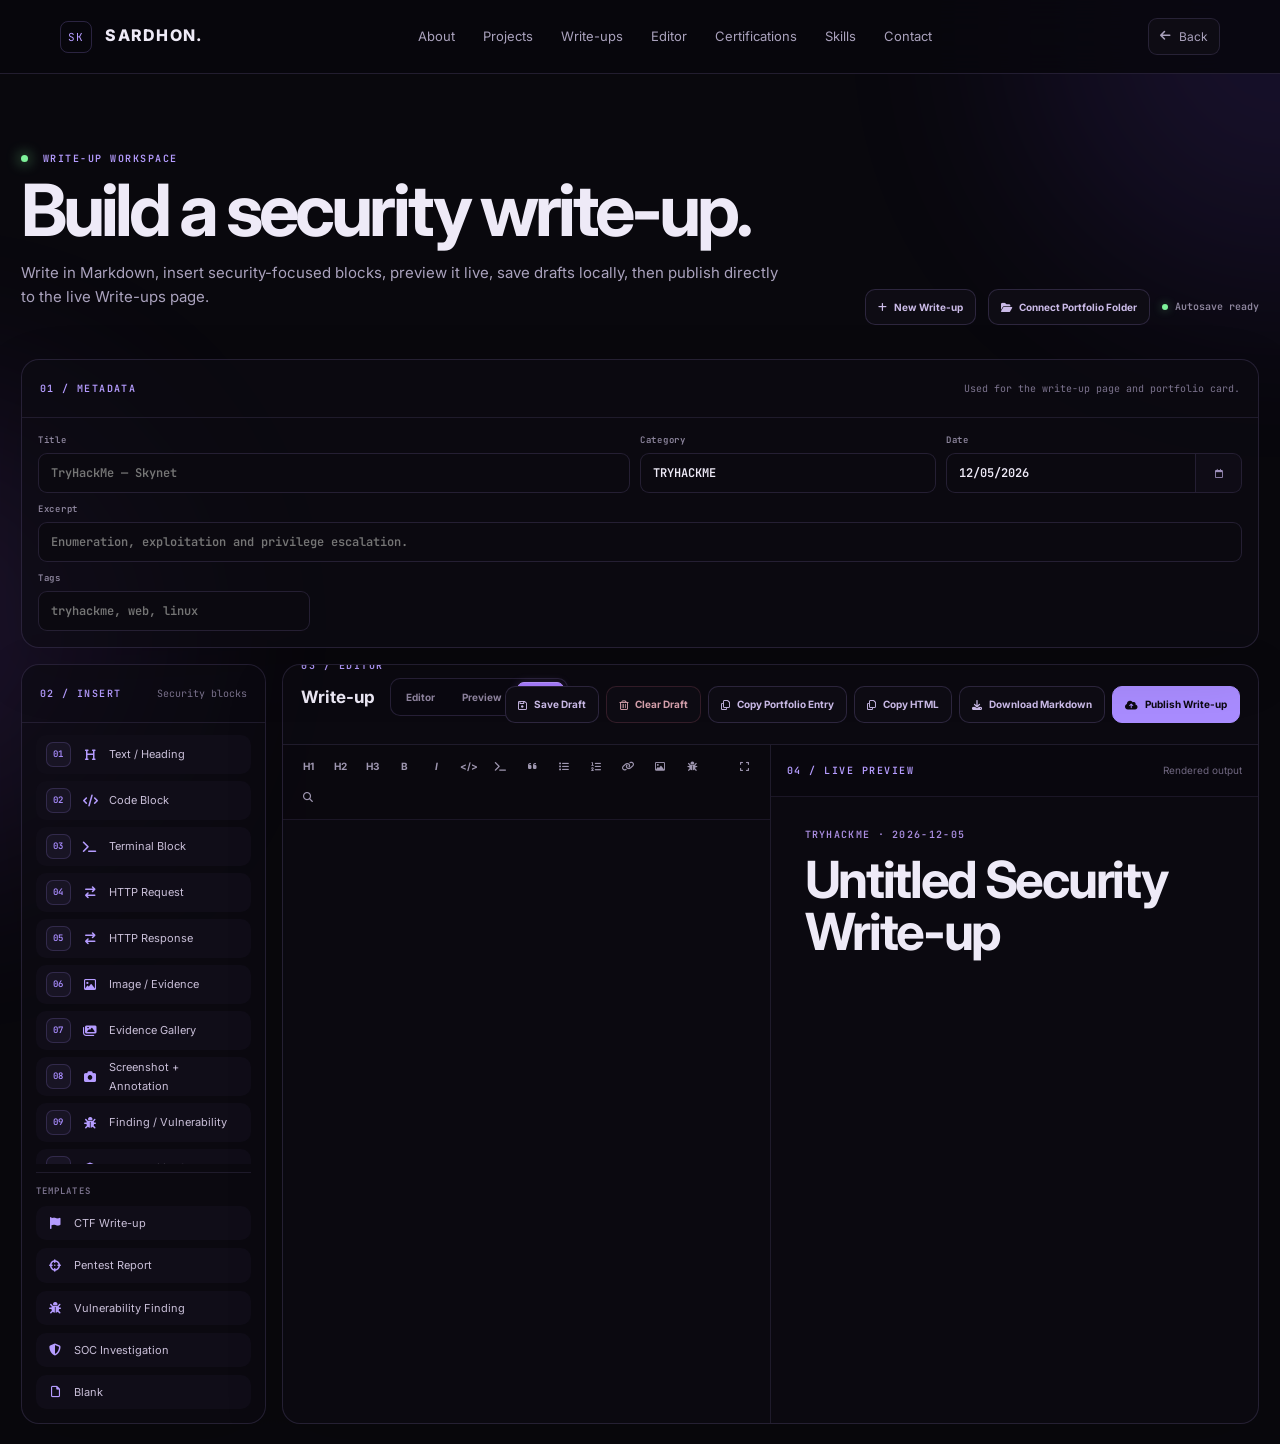
<file: editor.html>
<!DOCTYPE html>
<html lang="en">
<head>
  <meta charset="UTF-8">
  <meta name="viewport" content="width=device-width, initial-scale=1.0">
  <meta name="description" content="Sardhon Kramsa — public cybersecurity write-up editor.">
  <title>Write-up Editor | Sardhon Kramsa</title>
  <link rel="preconnect" href="https://fonts.googleapis.com">
  <link rel="preconnect" href="https://fonts.gstatic.com" crossorigin>
  <link href="https://fonts.googleapis.com/css2?family=Inter:wght@400;500;600;700;800&family=JetBrains+Mono:wght@400;500;600&display=swap" rel="stylesheet">
  <link rel="stylesheet" href="https://cdnjs.cloudflare.com/ajax/libs/font-awesome/6.7.2/css/all.min.css">
  <link rel="stylesheet" href="css/style.css">
  <link rel="stylesheet" href="css/editor.css">
  <link rel="stylesheet" href="css/writeup.css">
</head>
<body>
<div class="interactive-grid" id="interactiveGrid" aria-hidden="true"></div>
<div class="ambient ambient-a"></div><div class="ambient ambient-b"></div>

<header class="navbar">
  <a href="index.html" class="logo" aria-label="Sardhon Kramsa home">
    <span>SK</span> SARDHON<span>.</span>
  </a>
  <nav class="nav-links" id="navLinks" aria-label="Primary navigation">
    <a href="index.html#about">About</a>
    <a href="index.html#projects">Projects</a>
    <a href="writeups.html" class="editor-writeups-nav">Write-ups</a>
    <a href="editor.html" class="active">Editor</a>
    <a href="index.html#certifications">Certifications</a>
    <a href="index.html#skills">Skills</a>
    <a href="index.html#contact">Contact</a>
  </nav>
  <div class="nav-actions">
    <a class="editor-nav-back" href="index.html" title="Back to portfolio" aria-label="Back to portfolio">
      <i class="fa-solid fa-arrow-left"></i><span>Back</span>
    </a>
  </div>
</header>

<main class="editor-shell">
  <input id="screenshotInput" class="asset-input" type="file" accept="image/*" hidden aria-label="Choose screenshot">
  <input id="evidenceInput" class="asset-input" type="file" accept="image/*" hidden aria-label="Choose evidence image">

  <div class="editor-heading">
    <div>
      <p class="eyebrow"><b class="pulse"></b> WRITE-UP WORKSPACE</p>
      <h1>Build a security write-up.</h1>
      <p>Write in Markdown, insert security-focused blocks, preview it live, save drafts locally, then publish directly to the live Write-ups page.</p>
    </div>
    <div class="editor-heading-actions">
      <button id="newWriteupBtn" class="action-btn" type="button" title="Start a new write-up from a template">
        <i class="fa-solid fa-plus"></i><span>New Write-up</span>
      </button>
      <button id="connectFolderBtn" class="action-btn" type="button" title="Optional local folder connection; live publishing uses the secure server">
        <i class="fa-solid fa-folder-open"></i><span>Connect Portfolio Folder</span>
      </button>
      <div class="save-state" id="saveState"><span></span> Autosave ready</div>
    </div>
  </div>

  <section class="meta-panel panel">
    <div class="panel-title"><span>01 / METADATA</span><small>Used for the write-up page and portfolio card.</small></div>
    <div class="meta-grid">
      <label>Title <span class="required-mark" aria-hidden="true"><i class="fa-solid fa-circle-exclamation"></i></span><input id="title" placeholder="TryHackMe — Skynet" maxlength="120" required aria-required="true"></label>
      <label>Category <span class="required-mark" aria-hidden="true"><i class="fa-solid fa-circle-exclamation"></i></span><input id="category" placeholder="TRYHACKME" maxlength="40" required aria-required="true"></label>
      <label class="date-field">Date <span class="required-mark" aria-hidden="true"><i class="fa-solid fa-circle-exclamation"></i></span>
  <input id="date" type="hidden" required aria-required="true">
  <div class="date-control" id="dateControl">
    <input id="dateDisplay" type="text" readonly aria-label="Selected date" placeholder="Select date">
    <button id="datePickerBtn" class="date-picker-btn" type="button" aria-label="Open calendar" aria-expanded="false"><i class="fa-regular fa-calendar"></i></button>
  </div>
  <div id="datePopover" class="calendar-popover" hidden>
    <div class="calendar-head">
      <button id="calendarPrev" type="button" aria-label="Previous month"><i class="fa-solid fa-chevron-left"></i></button>
      <strong id="calendarMonth">September 2026</strong>
      <button id="calendarNext" type="button" aria-label="Next month"><i class="fa-solid fa-chevron-right"></i></button>
    </div>
    <div class="calendar-weekdays"><span>Su</span><span>Mo</span><span>Tu</span><span>We</span><span>Th</span><span>Fr</span><span>Sa</span></div>
    <div id="calendarDays" class="calendar-days"></div>
    <div class="calendar-foot"><button id="calendarClear" type="button">Clear</button><button id="calendarToday" type="button">Today</button></div>
  </div>
</label>
      <label class="wide">Excerpt <span class="required-mark" aria-hidden="true"><i class="fa-solid fa-circle-exclamation"></i></span><input id="excerpt" placeholder="Enumeration, exploitation and privilege escalation." maxlength="220" required aria-required="true"></label>
      <label class="tags-field">Tags <span class="required-mark" aria-hidden="true"><i class="fa-solid fa-circle-exclamation"></i></span><input id="tags" placeholder="tryhackme, web, linux" required aria-required="true"></label>
    </div>
  </section>

  <section class="workspace">
    <aside class="insert-panel panel">
      <div class="panel-title">
        <span>02 / INSERT</span>
        <small>Security blocks</small>
      </div>
      <div id="blockButtons" class="block-list"></div>
      <div class="template-area">
        <small>TEMPLATES</small>
        <button class="tool-button" data-template="ctf"><i class="fa-solid fa-flag"></i> CTF Write-up</button>
        <button class="tool-button" data-template="pentest"><i class="fa-solid fa-crosshairs"></i> Pentest Report</button>
        <button class="tool-button" data-template="finding"><i class="fa-solid fa-bug"></i> Vulnerability Finding</button>
        <button class="tool-button" data-template="soc"><i class="fa-solid fa-shield-halved"></i> SOC Investigation</button>
        <button class="tool-button" data-template="blank"><i class="fa-regular fa-file"></i> Blank</button>
      </div>
    </aside>

    <section class="editor-card panel view-split">
      <div class="section-bar">
        <div class="section-title">
          <span class="eyebrow">03 / EDITOR</span>
          <div class="title-mode-row">
            <strong>Write-up</strong>
            <div class="mode-switch" role="tablist" aria-label="Editor view mode">
              <button class="mode-btn" data-mode="editor" role="tab" aria-selected="false">Editor</button>
              <button class="mode-btn" data-mode="preview" role="tab" aria-selected="false">Preview</button>
              <button class="mode-btn active" data-mode="split" role="tab" aria-selected="true">Split</button>
            </div>
          </div>
        </div>

        <div class="toolbar-actions">
          <button id="saveBtn" class="action-btn" title="Save draft locally"><i class="fa-regular fa-floppy-disk"></i><span>Save Draft</span></button>
          <button id="clearDraftBtn" class="action-btn danger" title="Clear draft and reset metadata"><i class="fa-regular fa-trash-can"></i><span>Clear Draft</span></button>
          <button id="copyEntryBtn" class="action-btn" title="Copy portfolio entry"><i class="fa-regular fa-copy"></i><span>Copy Portfolio Entry</span></button>
          <button id="copyHtmlBtn" class="action-btn" title="Copy generated HTML"><i class="fa-regular fa-copy"></i><span>Copy HTML</span></button>
          <button id="exportMdBtn" class="action-btn" title="Download Markdown"><i class="fa-solid fa-download"></i><span>Download Markdown</span></button>
          <button id="publishBtn" class="action-btn primary" title="Publish write-up"><i class="fa-solid fa-cloud-arrow-up"></i><span>Publish Write-up</span></button>
        </div>
      </div>

      <div class="editor-grid">
        <div class="source-pane">
          <div class="toolbar" role="toolbar" aria-label="Markdown toolbar">
            <button data-action="h1" title="Heading 1">H1</button>
            <button data-action="h2" title="Heading 2">H2</button>
            <button data-action="h3" title="Heading 3">H3</button>
            <button data-action="bold" title="Bold"><b>B</b></button>
            <button data-action="italic" title="Italic"><i>I</i></button>
            <button data-action="code" title="Inline code">&lt;/&gt;</button>
            <button data-action="codeblock" title="Code block"><i class="fa-solid fa-terminal"></i></button>
            <button data-action="quote" title="Quote"><i class="fa-solid fa-quote-left"></i></button>
            <button data-action="ul" title="Bullet list"><i class="fa-solid fa-list"></i></button>
            <button data-action="ol" title="Numbered list"><i class="fa-solid fa-list-ol"></i></button>
            <button data-action="link" title="Link"><i class="fa-solid fa-link"></i></button>
            <button data-action="image" title="Image"><i class="fa-regular fa-image"></i></button>
            <button data-action="finding" title="Finding block"><i class="fa-solid fa-bug"></i></button>
            <span class="toolbar-spacer"></span>
            <button id="editorFullscreenBtn" type="button" title="Fullscreen editor"><i class="fa-solid fa-expand"></i></button>
            <button id="editorFindBtn" type="button" title="Find text"><i class="fa-solid fa-magnifying-glass"></i></button>
          </div>
          <textarea id="source" spellcheck="false" aria-label="Write-up Markdown"></textarea>
          <div class="source-foot">
            <span id="lineCount">0 lines</span>
            <span>Markdown-compatible</span>
          </div>
        </div>

        <div class="preview-pane">
          <div class="preview-head">
            <span class="eyebrow">04 / LIVE PREVIEW</span>
            <span>Rendered output</span>
          </div>
          <article id="preview" class="writeup article-preview"></article>
        </div>
      </div>
    </section>
  </section>

  <div id="templateModal" class="template-modal" hidden role="dialog" aria-modal="true" aria-labelledby="templateModalTitle">
    <div class="template-dialog">
      <div class="template-dialog-head">
        <div>
          <span class="eyebrow">NEW WRITE-UP</span>
          <h2 id="templateModalTitle">Choose a template</h2>
          <p>Start with a professional structure, then customize every block.</p>
        </div>
        <button id="templateModalClose" class="icon-button" type="button" aria-label="Close"><i class="fa-solid fa-xmark"></i></button>
      </div>
      <div class="template-grid">
        <button class="template-card" data-new-template="ctf"><strong>CTF Write-up</strong><span>Recon → Exploit → Flag</span></button>
        <button class="template-card" data-new-template="pentest"><strong>Pentest Report</strong><span>Executive Summary → Findings → Remediation</span></button>
        <button class="template-card" data-new-template="finding"><strong>Vulnerability Finding</strong><span>Finding → Impact → Fix</span></button>
        <button class="template-card" data-new-template="soc"><strong>SOC Investigation</strong><span>Timeline → IOC → Analysis</span></button>
        <button class="template-card" data-new-template="blank"><strong>Blank</strong><span>Start from an empty document</span></button>
      </div>
    </div>
  </div>
  <div id="editorNotice" class="editor-notice" hidden role="dialog" aria-modal="true" aria-labelledby="editorNoticeTitle">
    <div class="notice-card">
      <div class="notice-icon"><i class="fa-solid fa-file-pen"></i></div>
      <div class="notice-copy">
        <strong id="editorNoticeTitle">Write-up is empty</strong>
        <p>Please add some content to the editor before publishing.</p>
      </div>
      <button id="editorNoticeOk" class="notice-ok" type="button">OK</button>
    </div>
  </div>

</main>


<script src="js/editor.js"></script>
<script src="js/script.js"></script>
</body>
</html>
</file>
<file: css/style.css>
/* Interactive square-grid background — aligned to the viewport so the 3x3 hover never drifts. */
:root{
  --bg:#09080d;
  --panel:#0d0c13;
  --panel-2:#111019;
  --purple:#a98cff;
  --purple-bright:#c7b7ff;
  --purple-soft:rgba(169,140,255,.24);
  --line:rgba(137,111,205,.16);
}
body{background:var(--bg);color:#eeeaf7}
.interactive-grid{
  position:fixed;
  inset:0;
  z-index:0;
  pointer-events:none;
  overflow:hidden;
  min-height:100vh;
  display:grid;
  grid-template-columns:repeat(var(--grid-cols, 40), var(--cell-size, 26px));
  grid-auto-rows:var(--cell-size, 28px);
  gap:0;
  justify-content:start;
  align-content:start;
  opacity:1;
}
.grid-cell{
  position:relative;
  width:var(--cell-size,26px);
  height:var(--cell-size,28px);
  border-right:1px solid var(--line);
  border-bottom:1px solid var(--line);
  background:rgba(130,100,210,.012);
  --heat:0;
  transition:background 120ms ease-out,border-color 120ms ease-out,box-shadow 120ms ease-out;
}
.grid-cell[style*="--heat"]{
  background:rgba(169,140,255,calc(var(--heat) * .11));
  border-right-color:rgba(182,155,255,calc(var(--heat) * .62));
  border-bottom-color:rgba(182,155,255,calc(var(--heat) * .62));
  box-shadow:inset 0 0 calc(16px * var(--heat)) rgba(181,151,255,calc(var(--heat) * .16)),0 0 calc(10px * var(--heat)) rgba(142,105,240,calc(var(--heat) * .08));
}
main,footer,.navbar{position:relative;z-index:2}
body:has(.interactive-grid){position:relative;min-height:100vh}
.ambient{z-index:1}
.ambient-a{background:#7d4cff}
.ambient-b{background:#9d65ff}
body.light .interactive-grid{opacity:.5}
body.light .grid-cell{border-color:rgba(92,71,176,.12);background:rgba(92,71,176,.008)}
body.light .grid-cell.near{border-color:rgba(92,71,176,.28);background:rgba(92,71,176,.05)}
body.light .grid-cell.active{border-color:rgba(92,71,176,.55);background:rgba(92,71,176,.11)}
@media(max-width:600px){
  .interactive-grid{grid-template-columns:repeat(var(--grid-cols, 40), var(--cell-size, 24px));grid-auto-rows:var(--cell-size,22px)}
  .grid-cell{width:var(--cell-size,22px);height:var(--cell-size,22px)}
}
*{box-sizing:border-box}html{scroll-behavior:smooth}body{margin:0;background:#09080d;color:#eeeaf7;font-family:Inter,system-ui,sans-serif;line-height:1.65;overflow-x:hidden}body.light{background:#f5f3fb;color:#17131f}a{color:inherit;text-decoration:none}button,input{font:inherit}.blue,.eyebrow,.project label,.project-head>a{color:#b59cff}.ambient{position:fixed;border-radius:50%;filter:blur(110px);opacity:.12;pointer-events:none}.ambient-a{width:500px;height:500px;background:#7d4cff;right:-250px;top:-220px}.ambient-b{width:450px;height:450px;background:#a05cff;left:-300px;bottom:5%}.navbar{height:74px;position:sticky;top:0;z-index:20;display:flex;align-items:center;justify-content:space-between;padding:0 max(20px,calc((100% - 1160px)/2));background:rgba(8,7,13,.82);backdrop-filter:blur(18px);border-bottom:1px solid rgba(154,132,210,.18)}body.light .navbar{background:rgba(245,243,251,.88)}.logo{font-weight:800;letter-spacing:.08em}.logo span:first-child{display:inline-grid;place-items:center;width:32px;height:32px;margin-right:9px;border:1px solid rgba(169,140,255,.22);border-radius:8px;color:#b59cff;font:11px "JetBrains Mono",monospace}.nav-links{display:flex;gap:28px;color:#aaa2bd;font-size:13px}.nav-links a:hover{color:#fff}.nav-actions{display:flex;gap:8px}.icon-btn,.menu-btn{width:37px;height:37px;border:1px solid rgba(154,132,210,.18);background:#0e0c14;color:#eeeaf7;border-radius:9px;cursor:pointer}.menu-btn{display:none}.menu-btn i{display:block;width:17px;height:1px;background:currentColor;margin:4px auto}.section{width:min(1160px,calc(100% - 42px));margin:auto;padding:110px 0}.hero{min-height:calc(100vh - 74px);display:grid;grid-template-columns:1.15fr .85fr;gap:70px;align-items:center}.eyebrow{font:600 10px "JetBrains Mono",monospace;letter-spacing:.15em}.pulse{display:inline-block;width:7px;height:7px;background:#7ef29a;border-radius:50%;box-shadow:0 0 14px #7ef29a;margin-right:7px}.hero h1{font-size:clamp(52px,7vw,86px);line-height:.98;letter-spacing:-.06em;margin:12px 0 24px}.hero h1 span{color:#b59cff}.hero-copy{max-width:680px;color:#aaa2bd;font-size:17px}.buttons{display:flex;gap:10px;flex-wrap:wrap;margin-top:28px}.btn{display:inline-flex;gap:10px;align-items:center;border:1px solid rgba(154,132,210,.18);background:#0e0c14;padding:11px 17px;border-radius:10px;font-size:13px;font-weight:700}.btn.primary{background:#a98cff;color:#0c0912;border-color:#a98cff}.stats{display:flex;gap:34px;margin-top:52px}.stats div{display:grid}.stats strong{font-size:23px}.stats small{font-size:10px;color:#aaa2bd;text-transform:uppercase;letter-spacing:.08em}.terminal{border:1px solid rgba(154,132,210,.18);border-radius:20px;background:rgba(13,12,19,.82);overflow:hidden;box-shadow:0 30px 90px rgba(0,0,0,.3)}.terminal-bar{height:42px;border-bottom:1px solid rgba(154,132,210,.18);display:flex;align-items:center;gap:7px;padding:0 15px}.terminal-bar span{width:8px;height:8px;border-radius:50%;background:#304256}.terminal-bar em{font:11px "JetBrains Mono",monospace;color:#7d748f;font-style:normal;margin-left:8px}.terminal pre{padding:25px;margin:0;min-height:340px;font:12px/1.9 "JetBrains Mono",monospace;color:#aaa2bd}.prompt{color:#b59cff}.ok{color:#7ef29a}.cursor{display:inline-block;width:7px;height:14px;background:#b59cff;animation:blink 1s steps(1) infinite}@keyframes blink{50%{opacity:0}}.section-title{margin-bottom:45px}.section-title h2{font-size:clamp(36px,5vw,58px);line-height:1.05;letter-spacing:-.045em;margin:8px 0 12px}.section-title>p:last-child{color:#aaa2bd}.about-grid{display:grid;grid-template-columns:1fr 360px;gap:70px}.about-copy{max-width:770px;color:#aaa2bd;font-size:16px}.about-copy .lead{font-size:22px;line-height:1.45;color:#eeeaf7}.about-copy strong{color:#eeeaf7}.info-card,.project,.skill,.contact-card{background:rgba(13,12,19,.78);border:1px solid rgba(154,132,210,.18);box-shadow:0 20px 60px rgba(0,0,0,.14)}.info-card{padding:28px;border-radius:18px}.info-card label{font:600 9px "JetBrains Mono",monospace;letter-spacing:.14em;color:#b59cff}.info-card h3{margin:7px 0 2px;font-size:23px}.info-card p{margin:0;color:#aaa2bd}.info-card hr{border:0;border-top:1px solid rgba(154,132,210,.18);margin:22px 0}.chips,.tech{display:flex;flex-wrap:wrap;gap:7px;margin-top:10px}.chips span,.tech span{padding:5px 8px;border:1px solid rgba(154,132,210,.18);border-radius:7px;color:#aaa2bd;font:10px "JetBrains Mono",monospace}.project{display:grid;grid-template-columns:82px 1fr;border-radius:18px;overflow:hidden;margin:14px 0}.project-num{padding:28px;border-right:1px solid rgba(154,132,210,.18);color:#b59cff;font:600 12px "JetBrains Mono",monospace}.project>div:nth-child(2){padding:29px}.project-head{display:flex;justify-content:space-between;gap:20px}.project-head label{font:600 9px "JetBrains Mono",monospace;letter-spacing:.13em}.project-head h3{font-size:25px;margin:6px 0 0}.project-head>a{font-size:12px;white-space:nowrap}.case-grid{display:grid;grid-template-columns:1fr 1fr;gap:1px;background:rgba(154,132,210,.18);border:1px solid rgba(154,132,210,.18);border-radius:13px;overflow:hidden;margin:26px 0 18px}.case-grid>div{padding:17px;background:#0e0c14}.case-grid label{font:600 9px "JetBrains Mono",monospace;letter-spacing:.13em}.case-grid p{margin:6px 0 0;color:#aaa2bd;font-size:13px;line-height:1.6}.case-grid strong{color:#eeeaf7}.achievements{display:flex;align-items:baseline;gap:8px;margin:24px 0 10px}.achievements strong{font-size:28px}.achievements small{font-size:10px;color:#aaa2bd;text-transform:uppercase;letter-spacing:.06em;margin-right:17px}.muted{color:#aaa2bd;font-size:14px}.writeup-tools{display:flex;gap:10px;margin-bottom:18px}.writeup-tools input{flex:1;max-width:520px;padding:12px 14px;background:#0e0c14;color:#eeeaf7;border:1px solid rgba(154,132,210,.18);border-radius:10px;outline:none}.filters{display:flex;gap:7px;flex-wrap:wrap;align-items:center}.filter{border:1px solid rgba(154,132,210,.18);background:#0e0c14;color:#aaa2bd;border-radius:8px;padding:6px 9px;font-size:10px;cursor:pointer}.filter.active{color:#b59cff;border-color:#b59cff}.writeup-grid{display:grid;grid-template-columns:repeat(3,1fr);gap:14px}
.show-more-wrap{display:flex;justify-content:center;margin-top:24px}.show-more-btn{display:inline-flex;align-items:center;gap:9px;border:1px solid rgba(154,132,210,.18);background:#0e0c14;color:#cfc6df;border-radius:10px;padding:10px 15px;font-size:12px;font-weight:700;transition:transform .2s ease,border-color .25s ease,color .25s ease,box-shadow .25s ease}.show-more-btn:hover{transform:translateY(-2px);color:#eeeaf7;border-color:rgba(169,140,255,.55);box-shadow:0 0 16px rgba(169,140,255,.09)}.home-writeup-grid{grid-template-columns:repeat(3,minmax(0,1fr))}
.writeup-card{display:block;border:1px solid rgba(154,132,210,.18);background:#0e0c14;border-radius:16px;padding:23px;transition:.2s}.writeup-card:hover{transform:translateY(-3px);border-color:rgba(169,140,255,.5)}.writeup-card .category{font:600 9px "JetBrains Mono",monospace;color:#b59cff;letter-spacing:.1em}.writeup-card h3{font-size:20px;margin:9px 0}.writeup-card p{color:#aaa2bd;font-size:13px}.writeup-card time{color:#7d748f;font-size:10px}.empty{padding:30px;border:1px dashed rgba(148,176,202,.2);border-radius:14px;color:#aaa2bd}.skills{display:grid;grid-template-columns:1fr 1fr;gap:14px}.skill{padding:26px;border-radius:16px}.skill>b{color:#b59cff;font:11px "JetBrains Mono",monospace}.skill h3{margin:10px 0 7px}.skill p{color:#aaa2bd;font-size:13px}.contact-card{text-align:center;border-radius:22px;padding:65px 30px}.contact-card h2{font-size:clamp(42px,6vw,70px);line-height:1;margin:8px 0 18px;letter-spacing:-.055em}.contact-card>p:not(.eyebrow){color:#aaa2bd;max-width:620px;margin:auto}.contact-card .buttons{justify-content:center}footer{width:min(1160px,calc(100% - 42px));margin:auto;border-top:1px solid rgba(154,132,210,.18);padding:28px 0 40px;display:flex;justify-content:space-between;color:#7d748f;font-size:10px}.reveal{opacity:0;transform:translateY(15px);transition:.65s}.reveal.visible{opacity:1;transform:none}.delay{transition-delay:.12s}@media(max-width:850px){.nav-links{display:none;position:absolute;top:74px;left:0;right:0;padding:20px;background:#09080d;border-bottom:1px solid rgba(154,132,210,.18);flex-direction:column;gap:17px}.nav-links.open{display:flex}.menu-btn{display:block}.hero{grid-template-columns:1fr;padding-top:70px}.about-grid{grid-template-columns:1fr}.writeup-grid,.skills{grid-template-columns:1fr}.project{grid-template-columns:1fr}.project-num{border-right:0;border-bottom:1px solid rgba(154,132,210,.18);padding:15px 24px}.case-grid{grid-template-columns:1fr}.nav-actions{margin-left:auto;margin-right:10px}footer{flex-direction:column;gap:8px}}@media(max-width:600px){.section{width:calc(100% - 30px);padding:78px 0}.hero h1{font-size:49px}.stats{gap:20px;flex-wrap:wrap}.project-head{flex-direction:column}.project>div:nth-child(2){padding:22px}.writeup-tools{flex-direction:column}.writeup-tools input{max-width:none}}


/* Refined purple interaction system: slow, subtle, cool-toned. */
.info-card,.project,.skill,.contact-card,.terminal,.writeup-card,.case-grid,.panel,.publish-note{
  position:relative;
  isolation:isolate;
  transition:transform .58s cubic-bezier(.22,1,.36,1),border-color .58s ease,box-shadow .68s cubic-bezier(.22,1,.36,1);
}
.info-card::after,.project::after,.skill::after,.contact-card::after,.terminal::after,.writeup-card::after,.panel::after,.publish-note::after{
  content:"";
  position:absolute;
  inset:-1px;
  border-radius:inherit;
  pointer-events:none;
  z-index:-1;
  opacity:0;
  border:1px solid rgba(181,153,255,.42);
  box-shadow:0 0 14px rgba(169,140,255,.10),inset 0 0 12px rgba(169,140,255,.035);
  transition:opacity .72s cubic-bezier(.22,1,.36,1);
}
.info-card:hover,.project:hover,.skill:hover,.contact-card:hover,.terminal:hover,.writeup-card:hover,.panel:hover,.publish-note:hover{
  transform:translateY(-4px);
  border-color:rgba(169,140,255,.34);
  box-shadow:0 24px 68px rgba(0,0,0,.22),0 0 24px rgba(169,140,255,.075);
}
.info-card:hover::after,.project:hover::after,.skill:hover::after,.contact-card:hover::after,.terminal:hover::after,.writeup-card:hover::after,.panel:hover::after,.publish-note:hover::after{opacity:1}
.btn,.filter,.icon-btn,.menu-btn,.toolbar button{
  transition:transform .42s cubic-bezier(.22,1,.36,1),color .42s ease,border-color .48s ease,background-color .42s ease,box-shadow .58s cubic-bezier(.22,1,.36,1);
}
/* Cool, crisp purple hover — stronger than before, never warm/orange. */
.btn:hover,.filter:hover,.icon-btn:hover,.menu-btn:hover,.toolbar button:hover{
  transform:translateY(-2px);
  color:#d7ccff;
  border-color:rgba(184,158,255,.68);
  box-shadow:0 0 0 1px rgba(169,140,255,.14),0 0 9px rgba(169,140,255,.24),0 0 20px rgba(169,140,255,.10),inset 0 0 7px rgba(169,140,255,.035);
}
.btn.primary:hover{
  color:#0c0912;
  background:#b59cff;
  border-color:#c7b7ff;
  box-shadow:0 0 0 1px rgba(215,204,255,.22),0 0 9px rgba(198,177,255,.28),0 0 20px rgba(169,140,255,.13);
}
.filter.active{box-shadow:0 0 10px rgba(169,140,255,.08)}
.writeup-card:hover{border-color:rgba(169,140,255,.34)}

/* The preview is intentionally scrollable without a visible browser scrollbar. */
.article-preview{
  scrollbar-width:none;
  -ms-overflow-style:none;
}
.article-preview::-webkit-scrollbar{display:none;width:0;height:0}

/* Cool purple only: remove the old light/day-mode styling. */
body.light{background:var(--bg);color:#eeeaf7}

@media(prefers-reduced-motion:reduce){
  .info-card,.project,.skill,.contact-card,.terminal,.writeup-card,.panel,.publish-note,.btn,.filter,.icon-btn,.menu-btn,.toolbar button{transition-duration:.01ms}
}

/* Centered iPhone-style floating navigation island */
.island-navbar{
  position:fixed;
  inset:0 0 auto 0;
  height:0;
  z-index:50;
  pointer-events:none;
  background:transparent;
  border:0;
  backdrop-filter:none;
}
.nav-island{
  pointer-events:auto;
  position:absolute;
  top:16px;
  left:50%;
  transform:translateX(-50%);
  display:flex;
  align-items:center;
  gap:16px;
  min-height:60px;
  padding:9px 13px 9px 20px;
  border:1px solid rgba(169,140,255,.26);
  border-radius:17px;
  background:rgba(10,9,15,.90);
  box-shadow:0 10px 35px rgba(0,0,0,.28), inset 0 0 18px rgba(169,140,255,.025);
  backdrop-filter:blur(22px) saturate(125%);
}
.island-name{
  font-size:13px;
  font-weight:800;
  letter-spacing:.11em;
  white-space:nowrap;
  color:#eeeaf7;
  padding-right:7px;
}
.island-name span{color:#b59cff}
.island-icons{display:flex;align-items:center;gap:5px}
.island-icons a{
  width:38px;height:38px;
  display:grid;place-items:center;
  border:1px solid transparent;
  border-radius:10px;
  color:#9f97b0;
  font-size:12px;
  transition:transform .42s cubic-bezier(.22,1,.36,1),color .42s ease,border-color .5s ease,box-shadow .6s ease,background .42s ease;
}
.island-icons a:hover,.island-icons a.active{
  transform:translateY(-4px);
  color:#c7b7ff;
  border-color:rgba(169,140,255,.32);
  background:rgba(169,140,255,.055);
  box-shadow:0 0 10px rgba(169,140,255,.16),inset 0 0 8px rgba(169,140,255,.035);
}
.island-icons a.editor-back{margin-left:3px;border-left-color:rgba(169,140,255,.15);border-radius:0 10px 10px 0}
.island-icons a.editor-back:hover{transform:translateY(-4px) translateX(-1px)}

/* Certification cards */
.cert-grid{display:grid;grid-template-columns:repeat(3,1fr);gap:14px}
.cert-card{
  position:relative;
  display:grid;
  grid-template-columns:auto 1fr auto;
  gap:16px;
  align-items:start;
  min-height:190px;
  padding:24px;
  border-radius:18px;
  background:rgba(13,12,19,.78);
  border:1px solid rgba(154,132,210,.18);
  box-shadow:0 20px 60px rgba(0,0,0,.14);
  overflow:hidden;
  isolation:isolate;
  transition:transform .55s cubic-bezier(.22,1,.36,1),border-color .7s ease,box-shadow .7s ease;
}
.cert-card::before{
  content:"";
  position:absolute;
  z-index:1;
  top:-120%;
  left:-38%;
  width:27%;
  height:340%;
  transform:rotate(20deg) translateX(-160%);
  background:linear-gradient(90deg,transparent 0%,rgba(255,255,255,0) 20%,rgba(255,222,115,.56) 48%,rgba(255,255,255,.12) 55%,rgba(255,255,255,0) 78%,transparent 100%);
  filter:blur(.5px);
  opacity:0;
  pointer-events:none;
}
.cert-card::after{
  content:"";
  position:absolute;
  inset:0;
  z-index:0;
  border-radius:inherit;
  box-shadow:inset 0 0 0 1px rgba(246,190,55,0),inset 0 0 28px rgba(169,140,255,0);
  pointer-events:none;
  transition:box-shadow .65s ease;
}
.cert-card > *{position:relative;z-index:2}
.cert-card:hover{
  transform:translateY(-5px);
  border-color:rgba(255,196,42,.98);
  box-shadow:
    0 22px 65px rgba(0,0,0,.24),
    0 0 0 1px rgba(255,196,42,.78),
    0 0 10px rgba(255,196,42,.48),
    0 0 26px rgba(255,196,42,.22),
    inset 0 0 14px rgba(255,196,42,.055);
}
.cert-card:hover::before{
  animation:certReflect 1.25s cubic-bezier(.18,.72,.28,1) 1;
}
.cert-card:hover::after{
  box-shadow:
    inset 0 0 0 1px rgba(255,218,92,.9),
    inset 0 0 20px rgba(255,196,42,.09);
}
@keyframes certReflect{
  0%{transform:rotate(20deg) translateX(-160%);opacity:0}
  12%{opacity:.95}
  55%{opacity:.75}
  100%{transform:rotate(20deg) translateX(520%);opacity:0}
}
.cert-icon{
  width:42px;height:42px;border-radius:12px;display:grid;place-items:center;
  color:#b59cff;border:1px solid rgba(169,140,255,.24);background:rgba(169,140,255,.045);
  transition:transform .48s cubic-bezier(.22,1,.36,1),box-shadow .65s ease,color .4s ease;
}
.cert-card:hover .cert-icon{transform:translateY(-5px);color:#d7ccff;box-shadow:0 0 12px rgba(169,140,255,.16)}
.cert-copy{min-width:0}.cert-status{display:block;color:#b59cff;font:600 9px "JetBrains Mono",monospace;letter-spacing:.12em;margin-bottom:7px}.cert-status.current{color:#a8e6ba}.cert-copy h3{margin:0 0 8px;font-size:20px}.cert-copy p{margin:0;color:#aaa2bd;font-size:12px;line-height:1.65}.cert-link{color:#9f97b0;font-size:12px;transition:.4s}.cert-link:hover{color:#c7b7ff;transform:translateY(-3px)}.cert-live{grid-column:2/-1;align-self:end;color:#7d748f;font:600 9px "JetBrains Mono",monospace;letter-spacing:.1em}.cert-live i{display:inline-block;width:6px;height:6px;border-radius:50%;background:#a8e6ba;box-shadow:0 0 8px rgba(168,230,186,.4);margin-right:5px}

@media(max-width:850px){
  .nav-island{max-width:calc(100% - 22px);padding-left:14px;gap:10px}
  .island-name{font-size:11px;padding-right:4px}
  .island-icons{gap:2px}.island-icons a{width:34px;height:34px;font-size:11px}
  .cert-grid{grid-template-columns:1fr}
}
@media(max-width:520px){
  .nav-island{top:10px;min-height:52px;border-radius:16px}
  .island-name{display:none}
  .island-icons a{width:34px;height:34px}
  .cert-card{grid-template-columns:auto 1fr;}.cert-link{position:absolute;top:22px;right:20px}.cert-live{grid-column:2}
}


/* Global browser/document scrollbar — purple across every portfolio page.
   Scoped to the root document so editor/preview/list scroll areas keep their
   own scroll behavior. */
html{
  scrollbar-color:rgba(169,140,255,.78) transparent;
  scrollbar-width:thin;
}
html::-webkit-scrollbar{
  width:9px;
  height:9px;
}
html::-webkit-scrollbar-track{
  background:transparent;
}
html::-webkit-scrollbar-thumb{
  background:linear-gradient(180deg,#c2a9ff 0%,#8f68e8 100%);
  border-radius:999px;
  border:2px solid transparent;
  background-clip:padding-box;
}
html::-webkit-scrollbar-thumb:hover{
  background:linear-gradient(180deg,#d2c0ff 0%,#a37df5 100%);
  background-clip:padding-box;
}


/* Global page scrollbar — intentionally separate from component/editor scrollbars. */
html{
  scrollbar-color:rgba(169,140,255,.82) transparent;
  scrollbar-width:thin;
}
html::-webkit-scrollbar{width:9px;height:9px}
html::-webkit-scrollbar-track{background:transparent}
html::-webkit-scrollbar-thumb{
  background:linear-gradient(180deg,#c2a9ff 0%,#8f68e8 100%);
  border-radius:999px;
  border:2px solid transparent;
  background-clip:padding-box;
}
html::-webkit-scrollbar-thumb:hover{
  background:linear-gradient(180deg,#d2c0ff 0%,#a37df5 100%);
  background-clip:padding-box;
}


/* ==========================================================================
   UNIVERSITY BRAND + CERTIFICATE PRESENTATION
   ========================================================================== */
.university-brand{
  position:relative;
  width:100%;
  min-height:116px;
  margin:0 0 22px;
  padding:6px 8px;
  display:flex;
  align-items:center;
  justify-content:center;
  overflow:hidden;
  border:0;
  border-radius:0;
  background:transparent;
  box-shadow:none;
}
.university-brand img{
  position:relative;
  z-index:2;
  display:block;
  width:min(100%,380px);
  max-width:380px;
  height:104px;
  object-fit:contain;
  filter:drop-shadow(0 10px 20px rgba(0,0,0,.22));
}
.university-logo-shine{
  position:absolute;
  z-index:3;
  top:50%;
  left:50%;
  width:380px;
  height:151px;
  pointer-events:none;
  transform:translate(-50%, -50%);
  overflow:hidden;
  background:transparent;
  opacity:1;
  -webkit-mask-image:url('../assets/adtu-logo.webp');
  mask-image:url('../assets/adtu-logo.webp');
  -webkit-mask-repeat:no-repeat;
  mask-repeat:no-repeat;
  -webkit-mask-position:center;
  mask-position:center;
  -webkit-mask-size:contain;
  mask-size:contain;
}
.university-logo-shine::before{
  content:"";
  position:absolute;
  inset:-35% -55%;
  background:linear-gradient(105deg,transparent 0%,transparent 42%,rgba(255,255,255,0) 45%,rgba(255,255,255,.9) 50%,rgba(255,215,105,.55) 54%,rgba(255,255,255,0) 59%,transparent 63%,transparent 100%);
  transform:translateX(-75%) skewX(-12deg);
  filter:blur(1px);
  animation:universityLogoReflect 8s linear infinite;
}

@keyframes universityLogoReflect{
  0%{
    transform:translateX(-75%) skewX(-12deg);
    opacity:0;
  }

  3%{
    opacity:1;
  }

  90%{
    transform:translateX(75%) skewX(-12deg);
    opacity:.85;
  }

  92%{
    opacity:0;
  }

  100%{
    transform:translateX(75%) skewX(-12deg);
    opacity:0;
  }
}
/* Real certificate artwork replaces icon-only presentation for completed paths. */
.cert-card{
  grid-template-columns:auto 1fr auto;
}
.cert-image-link{
  grid-column:1 / -1;
  display:block;
  width:100%;
  padding:0;
  border:0;
  border-radius:11px;
  overflow:hidden;
  background:#09080d;
  line-height:0;
}
.cert-preview{
  display:block;
  width:100%;
  height:190px;
  object-fit:cover;
  object-position:center;
  border:1px solid rgba(154,132,210,.13);
  border-radius:11px;
  filter:saturate(.96) contrast(.99);
  transition:transform .5s cubic-bezier(.22,1,.36,1),filter .5s ease;
}
.cert-image-link:hover .cert-preview{
  transform:scale(1.012);
  filter:saturate(1) contrast(1.01);
}
.cert-card:hover{
  border-color:rgba(255,196,42,.58);
  box-shadow:
    0 20px 55px rgba(0,0,0,.22),
    0 0 0 1px rgba(255,196,42,.28),
    0 0 13px rgba(255,196,42,.12),
    inset 0 0 10px rgba(255,196,42,.025);
}
.cert-card:hover::after{
  box-shadow:
    inset 0 0 0 1px rgba(255,218,92,.34),
    inset 0 0 14px rgba(255,196,42,.035);
}
.cert-card .cert-copy{
  align-self:start;
}
.cert-card .cert-link{
  align-self:start;
  padding-top:2px;
}
.cert-current{
  align-content:start;
}
.cert-current .cert-icon{
  grid-column:1;
}
@media(max-width:850px){
  .cert-grid{grid-template-columns:1fr}
  .cert-preview{height:auto;max-height:240px;object-fit:contain}
}
@media(max-width:520px){
  .university-brand{min-height:104px;padding:4px}
  .university-brand img{height:92px;width:min(100%,340px)}
  .university-logo-shine{width:340px;height:92px}
  .cert-preview{height:auto}
}

/* Home page section spacing refinement
   Keeps the existing layout intact while removing excessive vertical gaps
   between consecutive sections. */
.section{
  padding-top:72px;
  padding-bottom:72px;
}
.section-title{
  margin-bottom:34px;
}
#writeups{
  padding-bottom:54px;
}
#certifications{
  padding-top:54px;
}
#skills{
  padding-top:54px;
}
@media(max-width:600px){
  .section{
    padding-top:58px;
    padding-bottom:58px;
  }
  .section-title{
    margin-bottom:30px;
  }
}

/* Standalone admin login control — deliberately outside the navigation island. */
.home-login-btn{
  position:fixed;
  top:14px;
  right:18px;
  z-index:60;
  display:inline-flex;
  align-items:center;
  gap:7px;
  padding:8px 12px;
  border:1px solid rgba(169,140,255,.24);
  border-radius:9px;
  background:rgba(14,12,20,.88);
  color:#c9bfd8;
  font-size:11px;
  font-weight:700;
  backdrop-filter:blur(14px);
  box-shadow:0 8px 24px rgba(0,0,0,.18);
  transition:color .22s ease,border-color .22s ease,box-shadow .22s ease,transform .22s ease;
}
.home-login-btn:hover{
  color:#fff;
  border-color:rgba(169,140,255,.62);
  box-shadow:0 0 18px rgba(169,140,255,.15),0 8px 24px rgba(0,0,0,.22);
  transform:translateY(-1px);
}
.home-login-btn i{color:#b59cff;font-size:10px}
@media(max-width:700px){
  .home-login-btn{top:10px;right:10px;padding:7px 9px}
  .home-login-btn span{display:none}
}
</file>
<file: css/editor.css>
/* =========================================================
   Sardhon Write-up Editor
   Classic portfolio navigation + split/editor/preview workspace
   ========================================================= */

.editor-shell{
  width:min(1450px,calc(100% - 42px));
  margin:0 auto;
  padding:68px 0 90px;
}

.editor-heading{
  display:flex;
  justify-content:space-between;
  align-items:end;
  gap:30px;
  margin-bottom:34px;
}
.editor-heading h1{
  font-size:clamp(42px,6vw,72px);
  line-height:.98;
  letter-spacing:-.055em;
  margin:8px 0 15px;
}
.editor-heading>div:first-child>p:last-child{
  max-width:760px;
  color:#aaa2bd;
  font-size:15px;
}
.editor-heading-actions{
  display:flex;
  align-items:center;
  justify-content:flex-end;
  gap:12px;
  flex-wrap:wrap;
}
#connectFolderBtn.connected{
  color:#b9f0c8;
  border-color:rgba(126,242,154,.38);
  background:#0d1210;
}
#connectFolderBtn.connected:hover{
  border-color:rgba(126,242,154,.62);
  box-shadow:0 0 12px rgba(126,242,154,.12);
}
@media(max-width:700px){
  .editor-heading-actions{width:100%;justify-content:flex-start}
}
.save-state{
  color:#8f879f;
  font:600 10px "JetBrains Mono",monospace;
  white-space:nowrap;
  display:flex;
  align-items:center;
  gap:7px;
}
.save-state span{
  width:6px;height:6px;border-radius:50%;
  background:#7ef29a;
  box-shadow:0 0 10px rgba(126,242,154,.45);
}

.editor-nav-back{
  display:inline-flex;
  align-items:center;
  gap:8px;
  padding:8px 11px;
  border:1px solid rgba(154,132,210,.18);
  background:#0e0c14;
  border-radius:9px;
  color:#aaa2bd;
  font-size:12px;
  transition:transform .42s cubic-bezier(.22,1,.36,1),color .42s ease,border-color .48s ease,box-shadow .58s ease;
}
.editor-nav-back:hover{
  transform:translateY(-2px);
  color:#d7ccff;
  border-color:rgba(184,158,255,.68);
  box-shadow:0 0 0 1px rgba(169,140,255,.14),0 0 9px rgba(169,140,255,.24),0 0 20px rgba(169,140,255,.10);
}

.panel{
  position:relative;
  isolation:isolate;
  background:rgba(13,12,19,.66);
  border:1px solid rgba(154,132,210,.18);
  border-radius:18px;
  box-shadow:0 20px 60px rgba(0,0,0,.14);
  overflow:hidden;
  transition:transform .58s cubic-bezier(.22,1,.36,1),border-color .58s ease,box-shadow .68s cubic-bezier(.22,1,.36,1);
}
.panel::after{
  content:"";
  position:absolute;
  inset:-1px;
  border-radius:inherit;
  pointer-events:none;
  z-index:-1;
  opacity:0;
  border:1px solid rgba(181,153,255,.42);
  box-shadow:0 0 14px rgba(169,140,255,.10),inset 0 0 12px rgba(169,140,255,.035);
  transition:opacity .72s cubic-bezier(.22,1,.36,1);
}
.panel:hover{
  transform:translateY(-3px);
  border-color:rgba(169,140,255,.34);
  box-shadow:0 24px 68px rgba(0,0,0,.22),0 0 24px rgba(169,140,255,.075);
}
.panel:hover::after{opacity:1}

.meta-panel{margin-bottom:16px;overflow:visible;z-index:20}
.meta-panel .panel-title,.meta-panel .meta-grid{position:relative;z-index:1}
.panel-title{
  min-height:58px;
  padding:15px 18px;
  border-bottom:1px solid rgba(154,132,210,.14);
  display:flex;
  align-items:center;
  justify-content:space-between;
  gap:15px;
}
.panel-title>span:first-child{
  color:#b59cff;
  font:600 10px "JetBrains Mono",monospace;
  letter-spacing:.14em;
}
.panel-title small{
  color:#7d748f;
  font:10px "JetBrains Mono",monospace;
}
.meta-grid{
  display:grid;
  grid-template-columns:2fr 1fr 1fr;
  gap:10px;
  padding:16px;
}
.meta-grid label{
  color:#8f879f;
  font:600 9px "JetBrains Mono",monospace;
  letter-spacing:.08em;
}
.meta-grid label{position:relative;}
.required-mark{
  position:absolute;
  top:-2px;
  right:0;
  width:15px;
  height:15px;
  display:none;
  align-items:center;
  justify-content:center;
  color:#ff6f89;
  font-size:10px;
  line-height:1;
  opacity:0;
  transform:translateY(-1px);
  pointer-events:none;
}
.required-mark i{font-size:10px;}
.meta-grid label.invalid .required-mark{display:inline-flex;opacity:1;}
.meta-grid input.invalid{
  border-color:rgba(255,91,117,.78);
  box-shadow:0 0 0 1px rgba(255,91,117,.12),0 0 13px rgba(255,91,117,.10);
}
.meta-grid input.invalid:focus{
  border-color:rgba(255,91,117,.9);
  box-shadow:0 0 0 1px rgba(255,91,117,.16),0 0 15px rgba(255,91,117,.12);
}
.meta-grid label.wide{grid-column:1 / -1}
.meta-grid label.tags-field{grid-column:1 / 2; width:46%;}
.meta-grid input{
  display:block;
  width:100%;
  margin-top:7px;
  padding:11px 12px;
  border:1px solid rgba(154,132,210,.18);
  border-radius:9px;
  outline:0;
  background:#0b0910;
  color:#eeeaf7;
  font-size:12px;
  transition:border-color .35s ease,box-shadow .45s ease;
}
.meta-grid input:focus{
  border-color:rgba(169,140,255,.55);
  box-shadow:0 0 0 1px rgba(169,140,255,.10),0 0 14px rgba(169,140,255,.10);
}

.action-btn.danger{
  color:#d6a1ad;
  border-color:rgba(185,92,113,.22);
}
.action-btn.danger:hover{
  color:#ffd7df;
  border-color:rgba(220,112,137,.55);
  box-shadow:0 0 0 1px rgba(220,112,137,.10),0 0 12px rgba(220,112,137,.16);
}

/* Keep the global interactive grid visible through the editor's translucent surfaces. */
.editor-shell,.workspace,.examples,.actions-panel{position:relative;z-index:2}
.meta-panel,.insert-panel,.editor-card,.examples,.actions-panel{background:rgba(13,12,19,.66)}

.workspace{
  display:grid;
  grid-template-columns:245px minmax(0,1fr);
  gap:16px;
  align-items:start;
}

/*
 * The editor is its own scrolling workspace.
 * This prevents the page/document from taking over when the user is
 * scrolling through a long Markdown write-up.
 */
.insert-panel{
  height:max-content;
  position:sticky;
  top:96px;
  align-self:start;
  max-height:calc(100vh - 112px);
  overflow:hidden;
}
.block-list{
  display:grid;
  gap:7px;
  padding:16px 14px 0;
  max-height:510px;
  overflow-y:auto;
  overflow-x:hidden;
  scrollbar-width:none;
  -ms-overflow-style:none;
  overscroll-behavior:contain;
}
.block-list::-webkit-scrollbar{display:none;width:0;height:0}
.block-button,.tool-button{
  width:100%;
  display:flex;
  align-items:center;
  gap:10px;
  text-align:left;
  border:1px solid transparent;
  background:#100d18;
  color:#c9bfd8;
  border-radius:10px;
  padding:10px 11px;
  font-size:11px;
  cursor:pointer;
  transition:transform .42s cubic-bezier(.22,1,.36,1),color .42s ease,border-color .48s ease,box-shadow .58s ease,background .42s ease;
}
.block-button i,.block-button b,.tool-button i{
  width:18px;
  text-align:center;
  color:#b59cff;
  font-size:12px;
}
.block-button:hover,.tool-button:hover{
  transform:translateY(-2px);
  color:#eee7ff;
  border-color:rgba(184,158,255,.50);
  box-shadow:0 0 0 1px rgba(169,140,255,.10),0 0 12px rgba(169,140,255,.18);
}

.saved-area{border-top:1px solid rgba(154,132,210,.14);margin:14px 14px 0;padding:13px 0 0}.saved-head{display:flex;align-items:center;justify-content:space-between;gap:8px;margin-bottom:8px}.saved-head small{color:#7d748f;font:600 9px "JetBrains Mono",monospace;letter-spacing:.12em}.saved-head button{border:1px solid rgba(169,140,255,.2);background:#100d18;color:#a98cff;border-radius:7px;padding:6px 8px;font-size:9px;cursor:pointer}.saved-head button:hover{border-color:rgba(184,158,255,.55);color:#eee7ff}.saved-block-list{display:grid;gap:6px;max-height:170px;overflow:auto;scrollbar-width:none}.saved-block-list::-webkit-scrollbar{display:none}.saved-block-row{display:grid;grid-template-columns:1fr 30px;gap:5px}.saved-block-row .block-button{min-width:0}.saved-block-row .saved-delete{border:1px solid transparent;background:#100d18;color:#756b87;border-radius:8px;cursor:pointer}.saved-block-row .saved-delete:hover{color:#e46f83;border-color:rgba(228,111,131,.3)}.saved-empty{padding:6px 2px;color:#675e72;font-size:9px}

.template-area{
  border-top:1px solid rgba(154,132,210,.14);
  margin:18px 14px 0;
  padding:16px 0 16px;
  display:grid;
  gap:8px;
}
.template-area>small{
  color:#7d748f;
  font:600 9px "JetBrains Mono",monospace;
  letter-spacing:.12em;
  margin-bottom:1px;
}

.editor-card{min-width:0}
.section-bar{
  min-height:78px;
  padding:13px 16px;
  display:flex;
  align-items:center;
  justify-content:space-between;
  gap:18px;
  border-bottom:1px solid rgba(154,132,210,.14);
}
.section-title{min-width:0}
.section-title>span{display:block}
.title-mode-row{
  display:flex;
  align-items:center;
  gap:15px;
  margin-top:4px;
}
.title-mode-row strong{font-size:17px}
.mode-switch{
  display:inline-flex;
  align-items:center;
  gap:3px;
  padding:3px;
  border:1px solid rgba(154,132,210,.20);
  border-radius:10px;
  background:#0a0810;
}
.mode-btn{
  border:1px solid transparent;
  background:transparent;
  color:#8f849f;
  border-radius:7px;
  padding:6px 11px;
  font-size:10px;
  font-weight:700;
  cursor:pointer;
  transition:color .42s ease,border-color .48s ease,background .42s ease,box-shadow .58s ease,transform .42s ease;
}
.mode-btn:hover{
  transform:translateY(-1px);
  color:#ddd1f3;
  border-color:rgba(184,158,255,.48);
  box-shadow:0 0 10px rgba(167,124,255,.14);
}
.mode-btn.active{
  color:#eee8ff;
  background:#a77cff;
  border-color:#b895ff;
  box-shadow:0 0 10px rgba(167,124,255,.22);
}

.toolbar-actions{
  display:flex;
  gap:7px;
  flex-wrap:wrap;
  justify-content:flex-end;
}
.action-btn{
  display:inline-flex;
  align-items:center;
  gap:7px;
  border:1px solid rgba(154,132,210,.22);
  background:#0e0c14;
  color:#cbbbe8;
  border-radius:10px;
  padding:9px 12px;
  font-size:10px;
  font-weight:700;
  cursor:pointer;
  transition:transform .42s cubic-bezier(.22,1,.36,1),color .42s ease,border-color .48s ease,background .42s ease,box-shadow .58s ease;
}
.action-btn i{font-size:10px}
.action-btn:hover{
  transform:translateY(-2px);
  color:#e6ddff;
  border-color:rgba(184,158,255,.68);
  box-shadow:0 0 0 1px rgba(169,140,255,.13),0 0 9px rgba(169,140,255,.23),0 0 18px rgba(169,140,255,.09);
}
.action-btn.primary{
  color:#0c0912;
  background:#a98cff;
  border-color:#a98cff;
}
.action-btn.primary:hover{
  background:#b59cff;
  border-color:#c7b7ff;
  box-shadow:0 0 0 1px rgba(215,204,255,.20),0 0 10px rgba(198,177,255,.28),0 0 20px rgba(169,140,255,.13);
}
.action-btn.copied{
  color:#b9f0c8;
  border-color:rgba(126,242,154,.42);
  box-shadow:0 0 0 1px rgba(126,242,154,.08),0 0 12px rgba(126,242,154,.12);
}

.editor-grid{
  display:grid;
  grid-template-columns:minmax(350px,1fr) minmax(390px,1fr);
  height:clamp(560px,calc(100vh - 250px),760px);
  min-height:560px;
  overflow:hidden;
}
.source-pane{
  min-width:0;
  min-height:0;
  height:100%;
  display:flex;
  flex-direction:column;
  border-right:1px solid rgba(154,132,210,.14);
  overflow:hidden;
}
.meta-row{
  display:grid;
  grid-template-columns:minmax(0,1fr) 125px 135px;
  gap:8px;
  padding:13px;
  border-bottom:1px solid rgba(154,132,210,.12);
}
.meta-row input{
  min-width:0;
  background:#0b0910;
  border:1px solid rgba(154,132,210,.18);
  color:#d9d0e8;
  border-radius:8px;
  padding:9px;
  font-size:11px;
  outline:0;
}
.meta-row input:focus{
  border-color:rgba(169,140,255,.55);
  box-shadow:0 0 12px rgba(120,81,183,.16);
}

.toolbar{
  display:flex;
  align-items:center;
  gap:2px;
  padding:7px 10px;
  border-bottom:1px solid rgba(154,132,210,.12);
  background:rgba(10,8,14,.65);
  flex-wrap:wrap;
}
.toolbar button{
  width:30px;
  height:29px;
  border:1px solid transparent;
  background:transparent;
  color:#9f97b0;
  border-radius:7px;
  cursor:pointer;
  font-size:10px;
  font-weight:700;
  transition:transform .42s cubic-bezier(.22,1,.36,1),color .42s ease,border-color .48s ease,box-shadow .58s ease;
}
.toolbar button:hover{
  transform:translateY(-2px);
  color:#d7ccff;
  border-color:rgba(184,158,255,.55);
  box-shadow:0 0 0 1px rgba(169,140,255,.10),0 0 9px rgba(169,140,255,.18);
}

#source{
  flex:1 1 auto;
  min-height:0;
  height:100%;
  width:100%;
  resize:none;
  border:0;
  outline:0;
  background:transparent;
  color:#cfc4df;
  padding:18px;
  font:13px/1.75 "JetBrains Mono",monospace;
  tab-size:2;
  overflow:auto;
  overscroll-behavior:contain;
  scrollbar-width:none;
  -ms-overflow-style:none;
}
#source::-webkit-scrollbar{display:none;width:0;height:0}

.source-foot{
  display:flex;
  justify-content:space-between;
  padding:8px 13px;
  border-top:1px solid rgba(154,132,210,.12);
  color:#756b87;
  font:10px "JetBrains Mono",monospace;
}

.preview-pane{
  min-width:0;
  min-height:0;
  height:100%;
  display:flex;
  flex-direction:column;
  overflow:hidden;
}
.preview-head{
  height:47px;
  flex:0 0 47px;
  padding:14px 16px;
  border-bottom:1px solid rgba(154,132,210,.12);
  display:flex;
  justify-content:space-between;
  align-items:center;
  color:#706780;
  font-size:10px;
}
.article-preview{
  flex:1 1 auto;
  min-height:0;
  max-height:none;
  overflow:auto;
  overscroll-behavior:contain;
  scrollbar-width:none;
  -ms-overflow-style:none;
}
.article-preview::-webkit-scrollbar{display:none;width:0;height:0}

.writeup{
  padding:31px 34px 65px;
}
.writeup .eyebrow{
  color:#aa8de0;
  font:600 10px "JetBrains Mono",monospace;
  letter-spacing:.13em;
}
.writeup h1{
  font-size:clamp(38px,4vw,58px);
  line-height:1.02;
  margin:12px 0 25px;
  letter-spacing:-.045em;
}
.writeup h2{font-size:27px;margin:42px 0 10px}
.writeup h3{font-size:19px;margin:28px 0 8px}
.writeup p,.writeup li{color:#aaa2bd;line-height:1.75}
.writeup p{margin:9px 0}
.writeup ul,.writeup ol{padding-left:23px}
.writeup a{color:#b59cff}
.writeup code{
  font-family:"JetBrains Mono",monospace;
  color:#d7ccff;
  background:rgba(169,140,255,.07);
  border:1px solid rgba(169,140,255,.12);
  border-radius:5px;
  padding:2px 5px;
}
.writeup blockquote{
  margin:20px 0;
  padding:13px 16px;
  border-left:3px solid #a98cff;
  background:rgba(169,140,255,.045);
  color:#b7afc7;
}
.writeup hr{
  border:0;
  border-top:1px solid rgba(154,132,210,.18);
  margin:28px 0;
}

.code-card,.terminal-card,.response-card,.finding-card,.callout,.table-card,.attack-card,.mitre-card,.cvss-card,.evidence-card{
  margin:18px 0;
  border:1px solid rgba(154,132,210,.18);
  background:#0a0910;
  border-radius:12px;
  overflow:hidden;
}
.block-top{
  height:40px;
  display:flex;
  align-items:center;
  justify-content:space-between;
  padding:0 10px 0 13px;
  border-bottom:1px solid rgba(154,132,210,.12);
  background:#0e0c15;
  color:#8e82a0;
  font:600 9px "JetBrains Mono",monospace;
  letter-spacing:.10em;
}
.copy-btn{
  display:inline-flex;
  align-items:center;
  gap:6px;
  border:1px solid rgba(169,140,255,.24);
  background:#0e0c14;
  color:#aaa2bd;
  border-radius:7px;
  padding:6px 9px;
  font:600 10px Inter,system-ui,sans-serif;
  cursor:pointer;
  transition:transform .42s cubic-bezier(.22,1,.36,1),color .42s ease,border-color .48s ease,box-shadow .58s ease;
}
.copy-btn:hover{
  transform:translateY(-2px);
  color:#d7ccff;
  border-color:rgba(184,158,255,.68);
  box-shadow:0 0 0 1px rgba(169,140,255,.10),0 0 10px rgba(169,140,255,.20);
}
.copy-btn.copied{
  color:#b9f0c8;
  border-color:rgba(126,242,154,.42);
}
.copy-btn i{font-size:10px}
.code-body,.terminal-body,.response-body{
  display:block;
  margin:0;
  padding:16px;
  min-height:48px;
  max-height:520px;
  overflow:auto;
  scrollbar-width:none;
  -ms-overflow-style:none;
  white-space:pre-wrap;
  overflow-wrap:anywhere;
  color:#cfc2e5;
  font:12px/1.7 "JetBrains Mono",monospace;
}
.code-body::-webkit-scrollbar,.terminal-body::-webkit-scrollbar,.response-body::-webkit-scrollbar{display:none;width:0;height:0}
.terminal-body{background:linear-gradient(90deg,#0c1014,#090b0f)}
.terminal-body:before{
  content:"●  ●  ●";
  display:block;
  color:#735b8f;
  letter-spacing:3px;
  margin-bottom:10px;
}
.finding-card{border-color:rgba(169,140,255,.25);background:rgba(169,140,255,.035)}
.finding-card .severity{
  color:#b59cff;
  font:700 9px "JetBrains Mono",monospace;
  padding:10px 13px;
  border-bottom:1px solid rgba(154,132,210,.12);
  letter-spacing:.08em;
}
.finding-content{padding:14px}
.callout{
  padding:14px 16px;
  border-left:3px solid #a98cff;
  background:linear-gradient(90deg,rgba(155,112,255,.10),rgba(155,112,255,.025));
}
.callout.warning{border-left-color:#d9a441}
.callout.success{border-left-color:#58c98c}
.callout strong{display:block;margin-bottom:5px}
.table-card{overflow:auto;scrollbar-width:none}
.table-card::-webkit-scrollbar{display:none}
.table-card table{width:100%;border-collapse:collapse;font-size:11px}
.table-card th,.table-card td{padding:9px 11px;border-bottom:1px solid rgba(154,132,210,.14);text-align:left}
.table-card th{color:#d8c8f3}
.table-card td{color:#a69bb5}
.attack-card{padding:13px}
.attack-step{
  display:flex;
  align-items:center;
  gap:10px;
  padding:8px;
  border-left:1px solid #5f477f;
  color:#aaa2bd;
}
.attack-step span{
  width:23px;height:23px;border-radius:50%;
  display:grid;place-items:center;
  background:#171123;color:#c9a8ff;
  font:10px "JetBrains Mono",monospace;
}
.mitre-card{padding:14px}
.mitre-tags{display:flex;flex-wrap:wrap;gap:7px;margin-top:10px}
.mitre-tags span{
  border:1px solid #563b7e;
  background:#171023;
  color:#bd9bff;
  padding:5px 7px;
  border-radius:6px;
  font:10px "JetBrains Mono",monospace;
}
.cvss-card{padding:15px;display:flex;align-items:center;gap:18px}
.cvss-score{font-size:34px;font-weight:800;color:#d8b8ff}
.cvss-label{color:#a99eb9;font-size:11px}
.cvss-badge{
  margin-left:auto;
  background:#a98cff;
  color:#140e04;
  padding:6px 9px;
  border-radius:6px;
  font:700 10px "JetBrains Mono",monospace;
}
.evidence-card img{
  width:100%;
  display:block;
  max-height:250px;
  object-fit:cover;
}
.evidence-card figcaption{
  padding:9px;
  color:#91879f;
  font-size:10px;
}

.editor-card.view-editor .preview-pane{display:none}
.editor-card.view-editor .editor-grid{grid-template-columns:1fr}
.editor-card.view-editor .source-pane{border-right:0}
.editor-card.view-editor #source{min-height:650px}
.editor-card.view-preview .source-pane{display:none}
.editor-card.view-preview .editor-grid{grid-template-columns:1fr}
.editor-card.view-preview .article-preview{max-height:700px}
.editor-card.view-split .source-pane{display:flex}
.editor-card.view-split .preview-pane{display:flex}

.examples{
  margin-top:16px;
}
.examples .examples-head{
  display:flex;
  align-items:end;
  justify-content:space-between;
  gap:20px;
  padding:16px 18px;
  border-bottom:1px solid rgba(154,132,210,.14);
}
.examples-head h2{margin:6px 0 0;font-size:20px}
.examples-head>span:last-child{color:#756b87;font-size:11px}
.example-grid{
  display:grid;
  grid-template-columns:repeat(4,1fr);
  gap:10px;
  padding:15px;
}
.example{
  border:1px solid rgba(154,132,210,.16);
  background:rgba(11,9,16,.80);
  border-radius:12px;
  padding:13px;
  min-height:130px;
  transition:transform .45s cubic-bezier(.22,1,.36,1),border-color .5s ease,box-shadow .55s ease;
}
.example:hover{
  transform:translateY(-3px);
  border-color:rgba(169,140,255,.38);
  box-shadow:0 12px 28px rgba(106,68,173,.12);
}
.example label{
  color:#a783e1;
  font:600 9px "JetBrains Mono",monospace;
}
.example h3{font-size:13px;margin:7px 0}
.example p{font-size:10px;color:#91879f;line-height:1.5}

.actions-panel{margin-top:16px}
.editor-message{
  min-height:0;
  padding:0 18px;
  color:#a8e6ba;
  font:600 10px "JetBrains Mono",monospace;
}
.publish-note{
  margin:16px;
  padding:16px 18px;
  border:1px dashed rgba(154,132,210,.22);
  border-radius:13px;
  display:flex;
  gap:12px;
  flex-direction:column;
  color:#9d95ab;
  font-size:11px;
}
.publish-note strong{color:#e2dcef;font-size:12px}
.publish-note code{
  color:#b59cff;
  font-family:"JetBrains Mono",monospace;
}

@media(max-width:1100px){
  .meta-grid{grid-template-columns:1fr 1fr}
  .meta-grid label.wide{grid-column:1 / -1}
.meta-grid label.tags-field{grid-column:1 / 2; width:46%;}
  .toolbar-actions{max-width:650px}
  .workspace{grid-template-columns:220px minmax(0,1fr)}
  .editor-grid{grid-template-columns:minmax(300px,1fr) minmax(320px,1fr)}
  .example-grid{grid-template-columns:repeat(2,1fr)}
}
@media(max-width:900px){
  .editor-heading{align-items:flex-start;flex-direction:column}
  .workspace{grid-template-columns:1fr}
  .insert-panel{order:2}
  .editor-card{order:1}
  .editor-grid{grid-template-columns:1fr}
  .editor-card.view-split .source-pane{border-right:0;border-bottom:1px solid rgba(154,132,210,.14)}
  .editor-card.view-split .preview-pane{min-height:650px}
  .toolbar-actions{width:100%;max-width:none;justify-content:flex-start}
}
@media(max-width:700px){
  .editor-shell{width:calc(100% - 30px);padding-top:48px}
  .meta-grid{grid-template-columns:1fr}
  .meta-grid label.wide{grid-column:auto}
  .section-bar{align-items:flex-start;flex-direction:column}
  .title-mode-row{width:100%;justify-content:space-between}
  .toolbar-actions{width:100%}
  .action-btn{flex:1;justify-content:center}
  .meta-row{grid-template-columns:1fr}
  .editor-grid{min-height:0}
  .source-pane{min-height:600px}
  .preview-pane{min-height:650px}
  .writeup{padding:25px 20px 55px}
  .writeup h1{font-size:36px}
  .example-grid{grid-template-columns:1fr}
}
@media(max-width:520px){
  .title-mode-row{align-items:flex-start;flex-direction:column}
  .toolbar-actions{display:grid;grid-template-columns:1fr 1fr}
  .action-btn{width:100%}
  .action-btn.primary{grid-column:1/-1}
}

.meta-grid .tags-field input{max-width:none; min-width:0;}

@media(max-width:850px){
  .meta-grid label.tags-field{grid-column:1 / -1; width:100%}
  .meta-grid .tags-field input{max-width:100%; min-width:0}
}

/* Theme-matched custom calendar */
.date-field{z-index:40}
.date-control{display:flex;align-items:stretch;width:100%;margin-top:7px;border:1px solid rgba(154,132,210,.18);border-radius:9px;background:#0b0910;overflow:hidden;transition:border-color .35s ease,box-shadow .45s ease}
.date-control:focus-within{border-color:rgba(169,140,255,.55);box-shadow:0 0 0 1px rgba(169,140,255,.10),0 0 14px rgba(169,140,255,.10)}
.date-control.invalid{border-color:rgba(255,91,117,.78);box-shadow:0 0 0 1px rgba(255,91,117,.12),0 0 13px rgba(255,91,117,.10)}
.date-control input{margin-top:0!important;border:0!important;border-radius:0!important;box-shadow:none!important;background:transparent!important;flex:1;min-width:0}
.date-picker-btn{width:46px;border:0;border-left:1px solid rgba(154,132,210,.15);background:rgba(169,140,255,.025);color:#9f91bd;display:grid;place-items:center;cursor:pointer;transition:color .25s ease,background .25s ease,box-shadow .3s ease}
.date-picker-btn:hover{color:#d5c9ff;background:rgba(169,140,255,.08);box-shadow:inset 0 0 18px rgba(169,140,255,.06)}
.date-picker-btn:focus-visible{outline:1px solid rgba(169,140,255,.6);outline-offset:-2px}
.calendar-popover{position:fixed;left:0;top:0;width:min(360px,calc(100vw - 24px));max-height:min(430px,calc(100vh - 24px));overflow:auto;overscroll-behavior:contain;padding:14px;background:rgba(12,10,18,.985);border:1px solid rgba(169,140,255,.38);border-radius:14px;box-shadow:0 18px 55px rgba(0,0,0,.60),0 0 25px rgba(169,140,255,.12);backdrop-filter:blur(18px);z-index:1000}
.calendar-popover::-webkit-scrollbar{width:0;height:0}
.calendar-popover{scrollbar-width:none}
.calendar-popover[hidden]{display:none}
.calendar-head{display:grid;grid-template-columns:36px 1fr 36px;align-items:center;gap:8px;margin-bottom:12px}
.calendar-head strong{color:#eeeaf7;text-align:center;font:700 12px Inter,sans-serif}
.calendar-head button,.calendar-foot button{border:1px solid rgba(154,132,210,.18);background:#0e0c14;color:#a99dbb;border-radius:8px;min-height:32px;cursor:pointer;transition:.25s ease}
.calendar-head button:hover,.calendar-foot button:hover{color:#d8ccff;border-color:rgba(169,140,255,.45);box-shadow:0 0 12px rgba(169,140,255,.12)}
.calendar-weekdays,.calendar-days{display:grid;grid-template-columns:repeat(7,1fr);gap:4px}
.calendar-weekdays{margin-bottom:5px}
.calendar-weekdays span{text-align:center;color:#71697f;font:600 9px "JetBrains Mono",monospace;padding:5px 0}
.calendar-day{height:36px;border:1px solid transparent;border-radius:8px;background:transparent;color:#c8c0d4;font:500 11px Inter,sans-serif;cursor:pointer;transition:background .2s ease,border-color .2s ease,color .2s ease,box-shadow .25s ease}
.calendar-day:hover{background:rgba(169,140,255,.10);border-color:rgba(169,140,255,.28);color:#fff;box-shadow:0 0 12px rgba(169,140,255,.10)}
.calendar-day.muted{color:#514b5a}
.calendar-day.today{border-color:rgba(169,140,255,.35);color:#cbbdff}
.calendar-day.selected{background:#a98cff;color:#100d18;border-color:#bda9ff;box-shadow:0 0 16px rgba(169,140,255,.25);font-weight:800}
.calendar-foot{display:flex;justify-content:space-between;gap:8px;margin-top:12px;padding-top:10px;border-top:1px solid rgba(154,132,210,.12)}
.calendar-foot button{padding:0 13px;color:#a98cff;font:600 10px "JetBrains Mono",monospace}

/* Quiet, theme-matched publish warning instead of browser alerts. */
.editor-notice{position:fixed;inset:0;display:grid;place-items:center;padding:24px;background:rgba(4,3,8,.58);backdrop-filter:blur(8px);z-index:500}
.editor-notice[hidden]{display:none}
.notice-card{width:min(430px,100%);display:grid;grid-template-columns:42px 1fr auto;align-items:center;gap:14px;padding:18px;border:1px solid rgba(255,91,117,.35);border-radius:15px;background:rgba(14,12,20,.98);box-shadow:0 24px 70px rgba(0,0,0,.58),0 0 25px rgba(255,91,117,.08)}
.notice-icon{width:38px;height:38px;display:grid;place-items:center;border-radius:10px;color:#ff8195;background:rgba(255,91,117,.08);border:1px solid rgba(255,91,117,.22)}
.notice-copy strong{display:block;color:#eeeaf7;font-size:13px}
.notice-copy p{margin:4px 0 0;color:#91879f;font-size:11px;line-height:1.5}
.notice-ok{min-width:58px;padding:9px 13px;border:1px solid rgba(169,140,255,.32);border-radius:8px;background:#a98cff;color:#100d18;font:700 10px Inter,sans-serif;cursor:pointer;box-shadow:0 0 14px rgba(169,140,255,.12);transition:.25s ease}
.notice-ok:hover{box-shadow:0 0 20px rgba(169,140,255,.22);transform:translateY(-1px)}

@media(max-width:520px){
  .calendar-popover{width:100%}
  .notice-card{grid-template-columns:38px 1fr;}
  .notice-ok{grid-column:1/-1;justify-self:end}
}

/* Calendar is portaled to <body> and positioned from the date button at runtime. */
.meta-panel .date-field{overflow:visible}
.meta-panel .date-control{position:relative;z-index:41}
.calendar-popover{z-index:10000}
.asset-input{display:none!important}

/* Centered publish notification */
.editor-notice{z-index:5000}
.notice-card{grid-template-columns:42px minmax(0,1fr) auto}
.notice-ok:focus-visible{outline:2px solid rgba(216,204,255,.8);outline-offset:2px}
@media(max-width:520px){.calendar-popover{width:min(340px,calc(100vw - 24px))}}

/* Publishing state: retain the original primary theme while showing an
   in-button spinner and the word "Publishing". */
#publishBtn.publishing{
  cursor:wait;
}
#publishBtn.publishing:disabled{
  opacity:1;
  filter:none;
}
#publishBtn.publishing i{
  width:1em;
  text-align:center;
}

/* On narrow screens the two panes stack, but each pane still owns its
   scrolling instead of forcing the document to scroll with the editor. */
@media (max-width:900px){
  .workspace{
    grid-template-columns:1fr;
  }
  .insert-panel{
    position:relative;
    top:auto;
    max-height:none;
  }
  .editor-grid{
    grid-template-columns:1fr;
    height:auto;
    min-height:0;
  }
  .source-pane,
  .preview-pane{
    height:560px;
    min-height:560px;
  }
}


/* ==========================================================================
   FINAL EDITOR PAGE-SCROLL BEHAVIOR
   The browser/page scrollbar owns the editor page. The editor and live preview
   are not viewport-height nested scroll containers.
   ========================================================================== */

/* Let the editor workspace contribute its full height to the document. */
.editor-grid{
  height:auto !important;
  min-height:720px !important;
  overflow:visible !important;
}

/* Keep the Markdown textarea usable while allowing the page itself to continue
   below the editor. The textarea is the only intentional text-entry scroller. */
.source-pane{
  height:720px !important;
  min-height:720px !important;
  overflow:hidden !important;
}

#source{
  height:auto !important;
  min-height:0 !important;
  flex:1 1 auto !important;
  overflow:auto !important;
  overscroll-behavior:contain;
}

/* Preview grows with its rendered write-up instead of creating a second
   viewport-height scrollbar. */
.preview-pane{
  height:auto !important;
  min-height:720px !important;
  overflow:visible !important;
  align-self:stretch;
}

.article-preview{
  height:auto !important;
  min-height:0 !important;
  max-height:none !important;
  overflow:visible !important;
  overscroll-behavior:auto !important;
}

/* The insert panel remains available while the long editor/preview is read.
   Its complete block catalogue is page content rather than a 510px trap. */
.insert-panel{
  position:sticky !important;
  top:96px !important;
  max-height:none !important;
  overflow:visible !important;
}

.block-list{
  max-height:none !important;
  overflow:visible !important;
  overscroll-behavior:auto !important;
}

/* Numbered insert controls. */
.block-button{
  position:relative;
  justify-content:flex-start;
}
.block-button .block-number{
  flex:0 0 25px;
  width:25px;
  height:25px;
  display:inline-flex;
  align-items:center;
  justify-content:center;
  border:1px solid rgba(169,140,255,.18);
  border-radius:7px;
  background:rgba(169,140,255,.055);
  color:#a98cff;
  font:600 9px/1 "JetBrains Mono",monospace;
  letter-spacing:.04em;
}
.block-button .block-label{
  min-width:0;
}

/* The page/document scrollbar is the purple one globally. */
html{
  scrollbar-color:rgba(169,140,255,.78) transparent;
  scrollbar-width:thin;
}
html::-webkit-scrollbar{
  width:9px;
  height:9px;
}
html::-webkit-scrollbar-track{
  background:transparent;
}
html::-webkit-scrollbar-thumb{
  background:linear-gradient(180deg,#c2a9ff 0%,#8f68e8 100%);
  border-radius:999px;
  border:2px solid transparent;
  background-clip:padding-box;
}
html::-webkit-scrollbar-thumb:hover{
  background:linear-gradient(180deg,#d2c0ff 0%,#a37df5 100%);
  background-clip:padding-box;
}

@media(max-width:900px){
  .editor-grid{
    min-height:0 !important;
    height:auto !important;
  }
  .source-pane{
    height:680px !important;
    min-height:680px !important;
  }
  .preview-pane{
    min-height:0 !important;
    height:auto !important;
  }
  .article-preview{
    height:auto !important;
    overflow:visible !important;
  }
  .insert-panel{
    position:relative !important;
    top:auto !important;
    max-height:none !important;
  }
  .block-list{
    max-height:none !important;
  }
}

@media(max-width:520px){
  .source-pane{
    height:650px !important;
    min-height:650px !important;
  }
}


/* ==========================================================================
   EDITOR UX: ONE DOCUMENT SCROLL + REVEALABLE BLOCK CATALOGUE
   ========================================================================== */
html, body{
  min-height:100%;
  overflow-x:hidden;
}
body{
  overflow-y:auto !important;
}
.editor-shell{
  overflow:visible !important;
}
.workspace{
  align-items:start !important;
  overflow:visible !important;
}
.insert-panel{
  position:sticky !important;
  top:88px !important;
  max-height:calc(100vh - 104px) !important;
  overflow-y:auto !important;
  overflow-x:hidden !important;
  scrollbar-width:thin;
  scrollbar-color:rgba(169,140,255,.58) transparent;
}
.insert-panel::-webkit-scrollbar{width:7px}
.insert-panel::-webkit-scrollbar-track{background:transparent}
.insert-panel::-webkit-scrollbar-thumb{background:rgba(169,140,255,.58);border-radius:99px}

/* The textarea grows with its content, so focusing it never traps the mouse
   wheel inside a fixed-height editor viewport. */
.editor-grid{
  align-items:start !important;
  height:auto !important;
  min-height:0 !important;
  overflow:visible !important;
}
.source-pane{
  height:auto !important;
  min-height:0 !important;
  overflow:visible !important;
  display:flex;
  flex-direction:column;
}
#source{
  display:block !important;
  width:100% !important;
  height:520px !important;
  min-height:520px !important;
  max-height:none !important;
  overflow:hidden !important;
  resize:none !important;
  overscroll-behavior:auto !important;
  flex:none !important;
}
.preview-pane{
  height:auto !important;
  min-height:520px !important;
  max-height:none !important;
  overflow:visible !important;
}
.article-preview{
  height:auto !important;
  max-height:none !important;
  overflow:visible !important;
}
@media(max-width:900px){
  .insert-panel{
    position:relative !important;
    top:auto !important;
    max-height:420px !important;
  }
  .source-pane,#source{
    height:auto !important;
  }
  #source{min-height:420px !important}
}

/* Inserted-block hover controls */
.inserted-block{
  position:relative;
  margin:18px 0;
}
.inserted-block-toolbar{
  position:absolute;
  top:-13px;
  right:10px;
  z-index:8;
  display:flex;
  align-items:center;
  gap:7px;
  padding:4px 5px 4px 9px;
  border:1px solid rgba(169,140,255,.25);
  border-radius:10px;
  background:rgba(13,10,21,.96);
  box-shadow:0 10px 28px rgba(0,0,0,.30);
  opacity:0;
  transform:translateY(4px);
  pointer-events:none;
  transition:opacity .18s ease,transform .18s ease;
}
.inserted-block:hover .inserted-block-toolbar,
.inserted-block:focus-within .inserted-block-toolbar{
  opacity:1;
  transform:translateY(0);
  pointer-events:auto;
}
.inserted-block-toolbar > span{
  color:#9e8bb9;
  font:600 8px/1 "JetBrains Mono",monospace;
  letter-spacing:.08em;
}
.inserted-block-toolbar > div{
  display:flex;
  gap:3px;
}
.inserted-block-toolbar button{
  width:25px;
  height:25px;
  border:0;
  border-radius:6px;
  color:#c8b8ff;
  background:rgba(169,140,255,.07);
  cursor:pointer;
  font:700 13px/1 Inter,sans-serif;
}
.inserted-block-toolbar button:hover{
  background:rgba(169,140,255,.20);
  color:#fff;
}
.inserted-block-toolbar button[data-block-action="delete"]:hover{
  background:rgba(255,91,117,.18);
  color:#ff9aac;
}

/* Template chooser */
.template-modal{
  position:fixed;
  inset:0;
  z-index:6000;
  display:grid;
  place-items:center;
  padding:24px;
  background:rgba(4,3,8,.72);
  backdrop-filter:blur(12px);
}
.template-modal[hidden]{display:none}
.template-dialog{
  width:min(760px,100%);
  border:1px solid rgba(169,140,255,.24);
  border-radius:20px;
  background:linear-gradient(180deg,rgba(18,15,28,.99),rgba(10,8,16,.99));
  box-shadow:0 30px 100px rgba(0,0,0,.60);
  padding:24px;
}
.template-dialog-head{
  display:flex;
  justify-content:space-between;
  gap:20px;
  align-items:flex-start;
  margin-bottom:20px;
}
.template-dialog-head h2{
  margin:7px 0 4px;
  color:#f0ecf8;
  font-size:25px;
}
.template-dialog-head p{
  margin:0;
  color:#91879f;
  font-size:12px;
}
.template-grid{
  display:grid;
  grid-template-columns:repeat(2,minmax(0,1fr));
  gap:12px;
}
.template-card{
  min-height:100px;
  padding:18px;
  text-align:left;
  border:1px solid rgba(154,132,210,.16);
  border-radius:13px;
  background:rgba(169,140,255,.035);
  color:#e8e2f3;
  cursor:pointer;
  transition:.2s ease;
}
.template-card:hover{
  border-color:rgba(169,140,255,.55);
  background:rgba(169,140,255,.09);
  transform:translateY(-2px);
}
.template-card strong{display:block;font-size:14px;margin-bottom:7px}
.template-card span{display:block;color:#91879f;font:500 10px/1.5 "JetBrains Mono",monospace}
.icon-button{
  width:34px;height:34px;border:1px solid rgba(169,140,255,.18);
  border-radius:9px;background:rgba(169,140,255,.05);color:#cbbdff;cursor:pointer;
}
@media(max-width:600px){.template-grid{grid-template-columns:1fr}.template-dialog{padding:18px}}

.toolbar-spacer{flex:1}
.editor-fullscreen{
  position:fixed !important;
  z-index:4000;
  inset:18px;
  margin:0 !important;
  width:auto !important;
  height:calc(100vh - 36px) !important;
  max-height:none !important;
  background:#0b0910 !important;
  box-shadow:0 30px 100px rgba(0,0,0,.65);
}
.editor-fullscreen .editor-grid{height:calc(100vh - 150px) !important;overflow:hidden !important}
.editor-fullscreen .source-pane,
.editor-fullscreen .preview-pane{min-height:0 !important;height:100% !important;overflow:hidden !important}
.editor-fullscreen #source{height:100% !important;min-height:0 !important;overflow:auto !important}
.editor-fullscreen .article-preview{height:100% !important;overflow:auto !important}

/* ==========================================================================
   FINAL SPLIT EDITOR SCROLL FIX
   The split workspace is a bounded two-pane workspace:
   - Markdown textarea scrolls vertically when focused.
   - Live preview scrolls vertically inside its own border.
   - Neither pane can paint outside the editor card.
   ========================================================================== */

.editor-card{
  min-width:0;
  overflow:hidden !important;
}

.editor-grid{
  height:680px !important;
  min-height:520px !important;
  max-height:680px !important;
  overflow:hidden !important;
  min-width:0 !important;
  align-items:stretch !important;
}

.source-pane{
  min-width:0 !important;
  min-height:0 !important;
  height:100% !important;
  overflow:hidden !important;
  display:flex !important;
  flex-direction:column !important;
}

#source{
  flex:1 1 auto !important;
  min-width:0 !important;
  min-height:0 !important;
  width:100% !important;
  height:auto !important;
  max-height:none !important;
  overflow-y:auto !important;
  overflow-x:auto !important;
  overscroll-behavior:contain !important;
  resize:none !important;
  scrollbar-width:thin !important;
  scrollbar-color:rgba(169,140,255,.78) transparent !important;
}
#source::-webkit-scrollbar{
  width:8px !important;
  height:8px !important;
  display:block !important;
}
#source::-webkit-scrollbar-track{
  background:transparent !important;
}
#source::-webkit-scrollbar-thumb{
  background:rgba(169,140,255,.72) !important;
  border-radius:999px !important;
}
#source::-webkit-scrollbar-thumb:hover{
  background:rgba(191,165,255,.92) !important;
}

.preview-pane{
  min-width:0 !important;
  min-height:0 !important;
  height:100% !important;
  overflow:hidden !important;
  display:flex !important;
  flex-direction:column !important;
}

.preview-head{
  flex:0 0 47px !important;
}

.article-preview{
  flex:1 1 auto !important;
  min-width:0 !important;
  min-height:0 !important;
  width:100% !important;
  height:auto !important;
  max-height:none !important;
  overflow-y:auto !important;
  overflow-x:hidden !important;
  overscroll-behavior:contain !important;
  scrollbar-width:thin !important;
  scrollbar-color:rgba(169,140,255,.78) transparent !important;
  box-sizing:border-box !important;
}
.article-preview::-webkit-scrollbar{
  width:8px !important;
  height:8px !important;
  display:block !important;
}
.article-preview::-webkit-scrollbar-track{
  background:transparent !important;
}
.article-preview::-webkit-scrollbar-thumb{
  background:rgba(169,140,255,.72) !important;
  border-radius:999px !important;
}
.article-preview::-webkit-scrollbar-thumb:hover{
  background:rgba(191,165,255,.92) !important;
}

/* Never let a long command, URL, table, image or code block escape the preview. */
.article-preview > *,
.article-preview .inserted-block,
.article-preview .code-card,
.article-preview .terminal-card,
.article-preview .response-card,
.article-preview .finding-card,
.article-preview .callout,
.article-preview .table-card,
.article-preview .attack-card,
.article-preview .mitre-card,
.article-preview .cvss-card,
.article-preview .evidence-card,
.article-preview .screenshot-card,
.article-preview .command-output-card,
.article-preview .credentials-card,
.article-preview .ioc-card,
.article-preview .vuln-summary,
.article-preview .procedure-card,
.article-preview .flow-card,
.article-preview .timeline-card,
.article-preview .tree-card,
.article-preview .compare-card,
.article-preview .lifecycle-card,
.article-preview .remediation-card,
.article-preview .impact-card,
.article-preview .exploitability-card,
.article-preview .recon-card,
.article-preview .portscan-card,
.article-preview .directory-card{
  max-width:100% !important;
  min-width:0 !important;
  box-sizing:border-box !important;
}

.article-preview img,
.article-preview video,
.article-preview iframe,
.article-preview svg{
  max-width:100% !important;
  height:auto;
}

.article-preview pre,
.article-preview code{
  max-width:100% !important;
  box-sizing:border-box !important;
}
.article-preview pre{
  overflow-x:auto !important;
  white-space:pre !important;
}
.article-preview table{
  width:100% !important;
  max-width:100% !important;
  table-layout:fixed !important;
  word-break:break-word !important;
}
.article-preview th,
.article-preview td{
  overflow-wrap:anywhere !important;
  word-break:break-word !important;
}
.article-preview p,
.article-preview li,
.article-preview h1,
.article-preview h2,
.article-preview h3,
.article-preview blockquote{
  overflow-wrap:anywhere !important;
}

/* Keep inserted-block toolbars inside their containing block. */
.article-preview .inserted-block{
  position:relative;
  overflow:visible;
  padding-top:2px;
}
.article-preview .inserted-block-toolbar{
  max-width:calc(100% - 12px);
}
.article-preview .inserted-block-toolbar > div{
  flex-wrap:nowrap;
}

/* The block catalogue is independently scrollable so the lower blocks are
   always reachable without changing the page scroll position. */
.insert-panel{
  max-height:calc(100vh - 112px) !important;
  overflow:hidden !important;
}
.block-list{
  max-height:calc(100vh - 250px) !important;
  overflow-y:auto !important;
  overflow-x:hidden !important;
  scrollbar-width:thin !important;
  scrollbar-color:rgba(169,140,255,.65) transparent !important;
}
.block-list::-webkit-scrollbar{
  width:7px !important;
  display:block !important;
}
.block-list::-webkit-scrollbar-track{background:transparent !important}
.block-list::-webkit-scrollbar-thumb{
  background:rgba(169,140,255,.58) !important;
  border-radius:999px !important;
}

@media(max-width:900px){
  .editor-grid{
    height:720px !important;
    min-height:520px !important;
    max-height:720px !important;
  }
  .source-pane,
  .preview-pane{
    height:100% !important;
  }
}

@media(max-width:700px){
  .editor-grid{
    height:auto !important;
    max-height:none !important;
    grid-template-columns:1fr !important;
    overflow:visible !important;
  }
  .source-pane{
    height:620px !important;
    min-height:620px !important;
    border-right:0 !important;
    border-bottom:1px solid rgba(154,132,210,.14);
  }
  .preview-pane{
    height:620px !important;
    min-height:620px !important;
  }
  .article-preview{
    overflow-y:auto !important;
  }
  .insert-panel{
    position:relative !important;
    top:auto !important;
    max-height:none !important;
  }
  .block-list{
    max-height:520px !important;
  }
}

/* ============================================================================
   FINAL SCROLL + INSERT PANEL FIX
   Keep the page scrollable, while the three editor work areas remain usable
   scroll regions. At their top/bottom edge JavaScript hands the wheel back to
   the document, so the page can always continue moving.
   ============================================================================ */
html, body {
  overflow-x: hidden !important;
  overflow-y: auto !important;
}

/* The editor card itself must never become the page's scroll trap. */
.editor-card {
  min-width: 0 !important;
  overflow: visible !important;
}
.editor-grid {
  height: 680px !important;
  min-height: 520px !important;
  max-height: 680px !important;
  min-width: 0 !important;
  overflow: visible !important;
  align-items: stretch !important;
}

.source-pane,
.preview-pane {
  min-width: 0 !important;
  min-height: 0 !important;
  height: 100% !important;
  overflow: hidden !important;
}

#source {
  flex: 1 1 auto !important;
  min-width: 0 !important;
  min-height: 0 !important;
  width: 100% !important;
  height: auto !important;
  max-height: none !important;
  overflow-y: auto !important;
  overflow-x: auto !important;
  overscroll-behavior: auto !important;
  resize: none !important;
  scrollbar-width: thin !important;
  scrollbar-color: rgba(169,140,255,.78) transparent !important;
}
#source::-webkit-scrollbar { width: 8px !important; height: 8px !important; display: block !important; }
#source::-webkit-scrollbar-track { background: transparent !important; }
#source::-webkit-scrollbar-thumb { background: rgba(169,140,255,.72) !important; border-radius: 999px !important; }

.article-preview {
  flex: 1 1 auto !important;
  min-width: 0 !important;
  min-height: 0 !important;
  width: 100% !important;
  height: auto !important;
  max-height: none !important;
  overflow-y: auto !important;
  overflow-x: hidden !important;
  overscroll-behavior: auto !important;
  scrollbar-width: thin !important;
  scrollbar-color: rgba(169,140,255,.78) transparent !important;
  box-sizing: border-box !important;
}
.article-preview::-webkit-scrollbar { width: 8px !important; display: block !important; }
.article-preview::-webkit-scrollbar-track { background: transparent !important; }
.article-preview::-webkit-scrollbar-thumb { background: rgba(169,140,255,.72) !important; border-radius: 999px !important; }

/* Insert catalogue: only this list scrolls. Saved blocks + templates stay
   visible at the bottom of the panel instead of being pushed below the fold. */
.insert-panel {
  position: sticky !important;
  top: 96px !important;
  height: calc(100vh - 112px) !important;
  max-height: calc(100vh - 112px) !important;
  min-height: 0 !important;
  display: flex !important;
  flex-direction: column !important;
  overflow: hidden !important;
}
.insert-panel > .panel-title {
  flex: 0 0 auto !important;
}
.block-list {
  flex: 1 1 auto !important;
  min-height: 110px !important;
  max-height: none !important;
  overflow-y: auto !important;
  overflow-x: hidden !important;
  overscroll-behavior: auto !important;
  scrollbar-width: thin !important;
  scrollbar-color: rgba(169,140,255,.65) transparent !important;
}
.block-list::-webkit-scrollbar { width: 7px !important; display: block !important; }
.block-list::-webkit-scrollbar-track { background: transparent !important; }
.block-list::-webkit-scrollbar-thumb { background: rgba(169,140,255,.58) !important; border-radius: 999px !important; }
.saved-area {
  flex: 0 0 auto !important;
  max-height: 145px !important;
  overflow: auto !important;
  scrollbar-width: thin !important;
}
.template-area {
  flex: 0 0 auto !important;
  max-height: 205px !important;
  overflow: auto !important;
  scrollbar-width: thin !important;
}

/* Never clip preview content horizontally. */
.article-preview > *,
.article-preview .inserted-block,
.article-preview .code-card,
.article-preview .terminal-card,
.article-preview .response-card,
.article-preview .finding-card,
.article-preview .callout,
.article-preview .table-card,
.article-preview .attack-card,
.article-preview .mitre-card,
.article-preview .cvss-card,
.article-preview .evidence-card,
.article-preview .screenshot-card,
.article-preview .command-output-card,
.article-preview .credentials-card,
.article-preview .ioc-card,
.article-preview .vuln-summary,
.article-preview .procedure-card,
.article-preview .flow-card,
.article-preview .timeline-card,
.article-preview .tree-card,
.article-preview .compare-card,
.article-preview .lifecycle-card,
.article-preview .remediation-card,
.article-preview .impact-card,
.article-preview .exploitability-card,
.article-preview .recon-card,
.article-preview .portscan-card,
.article-preview .directory-card,
.article-preview .directories-card,
.article-preview .interactive-code-card,
.article-preview .split-http-card,
.article-preview .executive-summary,
.article-preview .finding-id-card,
.article-preview .mapping-card,
.article-preview .references-card,
.article-preview .spoiler-card {
  max-width: 100% !important;
  min-width: 0 !important;
  box-sizing: border-box !important;
}
.article-preview img,
.article-preview video,
.article-preview iframe,
.article-preview svg {
  max-width: 100% !important;
  height: auto !important;
}
.article-preview pre,
.article-preview code {
  max-width: 100% !important;
  box-sizing: border-box !important;
}
.article-preview pre { overflow-x: auto !important; }

/* On smaller screens the workspace becomes a normal stacked document. */
@media (max-width: 900px) {
  .insert-panel {
    position: relative !important;
    top: auto !important;
    height: auto !important;
    max-height: none !important;
  }
  .block-list {
    flex: 0 0 auto !important;
    max-height: 430px !important;
  }
  .editor-grid {
    height: auto !important;
    max-height: none !important;
    grid-template-columns: 1fr !important;
  }
  .source-pane { height: 680px !important; min-height: 680px !important; }
  .preview-pane { height: 680px !important; min-height: 680px !important; }
}

@media (max-width: 700px) {
  .source-pane { height: 620px !important; min-height: 620px !important; }
  .preview-pane { height: 620px !important; min-height: 620px !important; }
  .block-list { max-height: 420px !important; }
}

/* ============================================================================
   FINAL WORKSPACE LAYOUT FIX
   - All three editor columns share one predictable height.
   - Source + preview are real nested scroll regions.
   - Wheel handoff in editor.js lets the document continue when an inner
     scroller reaches its top/bottom edge.
   - Metadata behaves like a hide-on-scroll sticky panel.
   - Insert catalogue shows ~10 blocks at once and keeps the remaining blocks
     available through its own scrollbar.
   ============================================================================ */
:root{--editor-workspace-height:680px}

/* Metadata: visible while scrolling upward, tucked away while scrolling down. */
.meta-panel{
  position:sticky !important;
  top:88px;
  z-index:19;
  transform:translateY(0);
  opacity:1;
  transition:transform .28s ease,opacity .22s ease;
  will-change:transform,opacity;
}
.meta-panel.metadata-hidden{
  transform:translateY(calc(-100% - 18px));
  opacity:0;
  pointer-events:none;
}

/* One exact height for INSERT / EDITOR / PREVIEW. */
.workspace{align-items:start !important}
.insert-panel{
  height:var(--editor-workspace-height) !important;
  max-height:var(--editor-workspace-height) !important;
  min-height:var(--editor-workspace-height) !important;
  position:sticky !important;
  top:88px !important;
  overflow:hidden !important;
  display:flex;
  flex-direction:column;
}
.editor-card{
  height:var(--editor-workspace-height) !important;
  min-height:var(--editor-workspace-height) !important;
  max-height:var(--editor-workspace-height) !important;
}
.editor-grid{
  height:var(--editor-workspace-height) !important;
  min-height:var(--editor-workspace-height) !important;
  max-height:var(--editor-workspace-height) !important;
  overflow:hidden !important;
  align-items:stretch !important;
}
.source-pane,
.preview-pane{
  height:100% !important;
  min-height:0 !important;
  max-height:none !important;
  overflow:hidden !important;
}

/* The editor itself must scroll when it contains more Markdown than fits. */
#source{
  flex:1 1 auto !important;
  width:100% !important;
  height:auto !important;
  min-height:0 !important;
  max-height:none !important;
  overflow-y:auto !important;
  overflow-x:hidden !important;
  resize:none !important;
  overscroll-behavior:contain !important;
  scrollbar-width:thin !important;
  scrollbar-color:rgba(169,140,255,.62) transparent !important;
}
#source::-webkit-scrollbar{display:block !important;width:7px;height:7px}
#source::-webkit-scrollbar-track{background:transparent}
#source::-webkit-scrollbar-thumb{background:rgba(169,140,255,.62);border-radius:99px}
#source::-webkit-scrollbar-thumb:hover{background:rgba(190,166,255,.85)}

/* Preview gets the same height and its own independent scroll position. */
.preview-pane{display:flex !important;flex-direction:column !important}
.article-preview{
  flex:1 1 auto !important;
  width:100% !important;
  min-width:0 !important;
  min-height:0 !important;
  height:auto !important;
  max-height:none !important;
  overflow-y:auto !important;
  overflow-x:hidden !important;
  overscroll-behavior:contain !important;
  scrollbar-width:thin !important;
  scrollbar-color:rgba(169,140,255,.62) transparent !important;
}
.article-preview::-webkit-scrollbar{display:block !important;width:7px;height:7px}
.article-preview::-webkit-scrollbar-track{background:transparent}
.article-preview::-webkit-scrollbar-thumb{background:rgba(169,140,255,.62);border-radius:99px}
.article-preview::-webkit-scrollbar-thumb:hover{background:rgba(190,166,255,.85)}

/* Prevent rendered content from escaping the preview border. */
.article-preview,
.article-preview *{min-width:0;max-width:100%}
.article-preview .writeup{width:100%;max-width:none;overflow-wrap:anywhere;word-break:break-word}
.article-preview pre,
.article-preview code{max-width:100%;white-space:pre-wrap;overflow-wrap:anywhere}
.article-preview table{max-width:100%}
.article-preview img{display:block;max-width:100%;height:auto}

/* Insert catalogue: about ten entries visible, remaining entries scroll. */
.block-list{
  flex:0 0 430px !important;
  height:430px !important;
  max-height:430px !important;
  min-height:430px !important;
  overflow-y:auto !important;
  overflow-x:hidden !important;
  overscroll-behavior:contain !important;
  scrollbar-width:thin !important;
  scrollbar-color:rgba(169,140,255,.58) transparent !important;
  padding-top:12px !important;
}
.block-list::-webkit-scrollbar{display:block !important;width:7px}
.block-list::-webkit-scrollbar-track{background:transparent}
.block-list::-webkit-scrollbar-thumb{background:rgba(169,140,255,.58);border-radius:99px}
.block-button{
  min-height:39px !important;
  padding:7px 9px !important;
}

/* Saved blocks stay compact so the catalogue and template section remain
   visible inside the same-height INSERT panel. */
.saved-area{
  flex:0 0 72px;
  min-height:72px;
  margin-top:8px !important;
  padding-top:9px !important;
  overflow:hidden;
}
.saved-block-list{
  max-height:34px !important;
  overflow:auto !important;
}
.template-area{
  flex:0 0 145px;
  min-height:145px;
  margin-top:8px !important;
  padding:10px 0 12px !important;
  overflow-y:auto !important;
  overflow-x:hidden !important;
  scrollbar-width:thin !important;
  scrollbar-color:rgba(169,140,255,.45) transparent !important;
}
.template-area::-webkit-scrollbar{width:6px}
.template-area::-webkit-scrollbar-thumb{background:rgba(169,140,255,.45);border-radius:99px}
.template-area .tool-button{min-height:34px;padding:7px 9px}

/* The outer document scrollbar remains the page scrollbar and stays purple. */
html,body{overflow-x:hidden !important}
body{overflow-y:auto !important}

@media(max-width:900px){
  :root{--editor-workspace-height:640px}
  .meta-panel{position:relative !important;top:auto !important}
  .meta-panel.metadata-hidden{transform:none;opacity:1;pointer-events:auto}
  .insert-panel{
    height:var(--editor-workspace-height) !important;
    min-height:var(--editor-workspace-height) !important;
    max-height:var(--editor-workspace-height) !important;
    position:relative !important;
    top:auto !important;
  }
  .editor-card{
    height:var(--editor-workspace-height) !important;
    min-height:var(--editor-workspace-height) !important;
    max-height:var(--editor-workspace-height) !important;
  }
  .editor-grid{
    height:var(--editor-workspace-height) !important;
    min-height:var(--editor-workspace-height) !important;
    max-height:var(--editor-workspace-height) !important;
  }
  .block-list{flex-basis:390px !important;height:390px !important;min-height:390px !important;max-height:390px !important}
}

@media(max-width:700px){
  :root{--editor-workspace-height:620px}
  .source-pane,.preview-pane{height:100% !important}
}


/* ==========================================================================
   FINAL EDITOR IMMERSIVE SCROLL / STICKY CHROME
   The page remains the only document scroller.  The three workspace columns
   share a tall viewport-sized frame, while the metadata and site navigation
   gently tuck away only after the workspace reaches the browser's top edge.
   ========================================================================== */
:root{
  --editor-workspace-height:clamp(720px,calc(100vh - 104px),860px);
  --editor-top-edge:92px;
}

/* Smoothly tuck the site navigation away once the editor takes over the viewport. */
.navbar{
  transform:translateY(0);
  transition:transform .52s cubic-bezier(.22,1,.36,1),opacity .38s ease;
  will-change:transform;
}
.navbar.editor-nav-hidden{
  transform:translateY(-105%);
  opacity:0;
  pointer-events:none;
}

/* Metadata starts normally and remains visible until the workspace is close to
   the top edge.  JS adds .metadata-hidden only after a few downward wheel steps. */
.meta-panel{
  transform:translateY(0);
  opacity:1;
  transition:transform .56s cubic-bezier(.22,1,.36,1),opacity .42s ease,box-shadow .42s ease;
  will-change:transform,opacity;
}
.meta-panel.metadata-hidden{
  transform:translateY(calc(-100% - 26px));
  opacity:0;
  pointer-events:none;
}

/* Give the three main workspace columns a little more breathing room while
   keeping their bottoms aligned with one another. */
.workspace{
  align-items:stretch !important;
}
.insert-panel,
.editor-card,
.editor-grid{
  height:var(--editor-workspace-height) !important;
  min-height:var(--editor-workspace-height) !important;
  max-height:var(--editor-workspace-height) !important;
}

.insert-panel{
  overflow:hidden !important;
}
.block-list{
  flex:0 0 470px !important;
  height:470px !important;
  min-height:470px !important;
  max-height:470px !important;
}

/* Editor + preview stay exactly the same height. */
.source-pane,
.preview-pane{
  height:100% !important;
  min-height:0 !important;
  max-height:none !important;
}
#source,
.article-preview{
  min-height:0 !important;
  max-height:none !important;
}

/* The preview header must never be swallowed by the content area. */
.preview-head{
  position:relative;
  z-index:3;
  flex:0 0 52px !important;
  height:52px !important;
  min-height:52px !important;
  background:rgba(10,8,14,.86);
}
.article-preview{
  flex:1 1 auto !important;
  overflow-y:auto !important;
  overflow-x:hidden !important;
}

/* Keep long generated content inside the preview border. */
.article-preview,
.article-preview *{
  min-width:0;
  box-sizing:border-box;
}
.article-preview pre,
.article-preview code,
.article-preview table,
.article-preview img,
.article-preview iframe{
  max-width:100%;
}
.article-preview pre,
.article-preview code{
  overflow-wrap:anywhere;
  white-space:pre-wrap;
}
.article-preview table{
  display:block;
  overflow-x:auto;
}

/* On smaller screens use a slightly shorter but still matched workspace. */
@media(max-width:900px){
  :root{--editor-workspace-height:clamp(620px,calc(100vh - 92px),760px)}
  .navbar.editor-nav-hidden{transform:translateY(-105%)}
}

/* ============================================================================
   FINAL CLEAN WORKSPACE PATCH
   - Export section is retired.
   - Saved Blocks are retired so the template catalogue gets the freed space.
   - INSERT / EDITOR / PREVIEW share one bounded height.
   - Markdown scrolling stays inside the editor and never expands the document.
   ============================================================================ */
.actions-panel{display:none !important}

.editor-card{
  overflow:hidden !important;
  min-width:0 !important;
  box-sizing:border-box !important;
}

.editor-grid{
  overflow:hidden !important;
  min-width:0 !important;
  box-sizing:border-box !important;
}

.source-pane,
.preview-pane{
  min-width:0 !important;
  min-height:0 !important;
  overflow:hidden !important;
  box-sizing:border-box !important;
}

#source{
  display:block !important;
  width:100% !important;
  min-width:0 !important;
  min-height:0 !important;
  height:100% !important;
  max-height:none !important;
  box-sizing:border-box !important;
  resize:none !important;
  overflow-y:auto !important;
  overflow-x:auto !important;
  overscroll-behavior:contain !important;
  overflow-anchor:none !important;
  scrollbar-width:thin !important;
  scrollbar-color:rgba(169,140,255,.78) transparent !important;
}

.article-preview{
  min-width:0 !important;
  min-height:0 !important;
  height:auto !important;
  max-height:none !important;
  box-sizing:border-box !important;
  overflow-y:auto !important;
  overflow-x:hidden !important;
  overscroll-behavior:contain !important;
  overflow-anchor:none !important;
}

/* No saved-block area: the complete block catalogue can use the panel height. */
.saved-area{display:none !important}

/* Keep all security blocks reachable, while giving templates the freed space. */
.insert-panel{
  overflow:hidden !important;
}
.block-list{
  flex:0 0 430px !important;
  height:430px !important;
  min-height:430px !important;
  max-height:430px !important;
  overflow-y:auto !important;
  overflow-x:hidden !important;
}
.template-area{
  flex:1 1 auto !important;
  min-height:190px !important;
  max-height:none !important;
  overflow-y:auto !important;
  overflow-x:hidden !important;
  margin-top:8px !important;
  padding-bottom:12px !important;
}

/* Keep the three columns aligned exactly, with no content leaking underneath. */
.workspace{align-items:stretch !important}
.insert-panel,
.editor-card{
  height:var(--editor-workspace-height) !important;
  min-height:var(--editor-workspace-height) !important;
  max-height:var(--editor-workspace-height) !important;
}
.editor-grid{
  height:100% !important;
  min-height:0 !important;
  max-height:none !important;
}

/* The page, rather than the editor card, remains responsible for continuing
   down to the rest of the document. */
html,body{
  overflow-x:hidden !important;
  overflow-y:auto !important;
}

@media(max-width:900px){
  .insert-panel,.editor-card{
    height:var(--editor-workspace-height) !important;
    min-height:var(--editor-workspace-height) !important;
    max-height:var(--editor-workspace-height) !important;
  }
  .block-list{
    flex-basis:390px !important;
    height:390px !important;
    min-height:390px !important;
    max-height:390px !important;
  }
}


/* ============================================================================
   FINAL USER REQUEST PATCH — keep action buttons, fullscreen workspace
   - Action buttons remain available in the editor header.
   - Remove the old editor status divider/line.
   - Remove the retired page footer gap.
   - Give the three workspace columns the same viewport-sized frame.
   - Editor and preview remain independently scrollable.
   ============================================================================ */

/* Keep the action toolbar visible; only the retired Export section is hidden. */
.toolbar-actions{display:flex !important;}

/* The old line/status strip below the Markdown textarea is not part of the
   writing surface and visually cuts through the editor. */
.source-foot{
  display:none !important;
  height:0 !important;
  min-height:0 !important;
  max-height:0 !important;
  padding:0 !important;
  border:0 !important;
  margin:0 !important;
}

/* No footer means the workspace can finish close to the bottom of the page. */
.editor-shell{padding-bottom:20px !important;}

/* Matched fullscreen workspace: INSERT / EDITOR / PREVIEW. */
.workspace{align-items:stretch !important;}
.insert-panel,
.editor-card,
.editor-grid{
  height:var(--editor-workspace-height) !important;
  min-height:var(--editor-workspace-height) !important;
  max-height:var(--editor-workspace-height) !important;
}

.editor-card{min-width:0 !important;}
.editor-grid{
  overflow:hidden !important;
  min-width:0 !important;
}
.source-pane,
.preview-pane{
  height:100% !important;
  min-height:0 !important;
  max-height:none !important;
  min-width:0 !important;
  box-sizing:border-box !important;
}

/* Editor: fixed viewport, internal vertical scroll. */
#source{
  display:block !important;
  box-sizing:border-box !important;
  height:calc(100% - 52px) !important;
  min-height:0 !important;
  max-height:none !important;
  overflow-y:auto !important;
  overflow-x:hidden !important;
  resize:none !important;
  scrollbar-width:thin !important;
  scrollbar-color:rgba(169,140,255,.65) transparent !important;
}

/* Preview: fixed viewport, internal vertical scroll, header always visible. */
.preview-pane{
  display:flex !important;
  flex-direction:column !important;
  overflow:hidden !important;
}
.preview-head{
  flex:0 0 52px !important;
  height:52px !important;
  min-height:52px !important;
  box-sizing:border-box !important;
  position:relative !important;
  z-index:4 !important;
}
.article-preview{
  flex:1 1 auto !important;
  height:auto !important;
  min-height:0 !important;
  max-height:none !important;
  overflow-y:auto !important;
  overflow-x:hidden !important;
  overscroll-behavior:contain !important;
  scrollbar-width:thin !important;
  scrollbar-color:rgba(169,140,255,.65) transparent !important;
  box-sizing:border-box !important;
}

/* Keep rendered preview content inside its border. */
.article-preview,
.article-preview *{min-width:0;box-sizing:border-box;}
.article-preview pre,
.article-preview code{
  max-width:100% !important;
  white-space:pre-wrap !important;
  overflow-wrap:anywhere !important;
  word-break:break-word !important;
}
.article-preview table{
  max-width:100% !important;
  display:block !important;
  overflow-x:auto !important;
}
.article-preview img,
.article-preview iframe{
  max-width:100% !important;
  height:auto !important;
}

/* Purple scrollbars for all three editor workspace regions. */
#source::-webkit-scrollbar,
.article-preview::-webkit-scrollbar,
.block-list::-webkit-scrollbar,
.template-area::-webkit-scrollbar{width:7px;height:7px;display:block;}
#source::-webkit-scrollbar-track,
.article-preview::-webkit-scrollbar-track,
.block-list::-webkit-scrollbar-track,
.template-area::-webkit-scrollbar-track{background:transparent;}
#source::-webkit-scrollbar-thumb,
.article-preview::-webkit-scrollbar-thumb,
.block-list::-webkit-scrollbar-thumb,
.template-area::-webkit-scrollbar-thumb{
  background:rgba(169,140,255,.65);
  border-radius:999px;
}
#source::-webkit-scrollbar-thumb:hover,
.article-preview::-webkit-scrollbar-thumb:hover,
.block-list::-webkit-scrollbar-thumb:hover,
.template-area::-webkit-scrollbar-thumb:hover{background:rgba(190,166,255,.88);}

@media(max-width:900px){
  .editor-shell{padding-bottom:16px !important;}
}


/* ==========================================================================
   AUTHORITATIVE EDITOR SCROLL MODEL — KEEP THIS BLOCK LAST\n   Based on the Write-ups reader's document-flow approach:\n   - the browser owns the outer/page scroll\n   - editor and preview have bounded internal scroll only\n   - when an internal pane reaches an edge, wheel input chains to the page\n   - no workspace-level scrollbar and no overflow painting outside the card\n   ========================================================================== */
html, body {
  min-height: 100%;
  overflow-x: hidden !important;
  overflow-y: auto !important;
}

.editor-shell {
  overflow: visible !important;
  min-height: 0 !important;
}

.workspace {
  display: grid !important;
  grid-template-columns: 245px minmax(0, 1fr) !important;
  gap: 16px !important;
  align-items: stretch !important;
  overflow: visible !important;
  min-width: 0 !important;
}

/* One shared viewport height for the insert column and editor card. */
.insert-panel,
.editor-card {
  height: clamp(620px, calc(100vh - 175px), 760px) !important;
  min-height: 620px !important;
  max-height: 760px !important;
  box-sizing: border-box !important;
}

/* The insert panel may scroll internally, but its scrollbar is intentionally
   invisible so it never creates the large secondary purple rail. */
.insert-panel {
  position: sticky !important;
  top: 88px !important;
  align-self: start !important;
  overflow-y: auto !important;
  overflow-x: hidden !important;
  scrollbar-width: none !important;
  overscroll-behavior: contain !important;
}
.insert-panel::-webkit-scrollbar {
  width: 0 !important;
  height: 0 !important;
  display: none !important;
}

/* Let the catalogue show a useful amount before its own hidden scroll takes
   over. Templates stay in the same scroll flow instead of being clipped. */
.block-list {
  max-height: none !important;
  overflow: visible !important;
}
.template-area {
  max-height: none !important;
  overflow: visible !important;
}

.editor-card {
  min-width: 0 !important;
  overflow: hidden !important;
  align-self: stretch !important;
}

.editor-grid {
  display: grid !important;
  grid-template-columns: minmax(350px, 1fr) minmax(390px, 1fr) !important;
  height: calc(100% - 78px) !important;
  min-height: 0 !important;
  max-height: none !important;
  overflow: hidden !important;
  align-items: stretch !important;
}

.source-pane,
.preview-pane {
  min-width: 0 !important;
  min-height: 0 !important;
  height: 100% !important;
  max-height: none !important;
  box-sizing: border-box !important;
}

.source-pane {
  display: flex !important;
  flex-direction: column !important;
  overflow: hidden !important;
}

.source-pane .toolbar {
  flex: 0 0 auto !important;
}

#source {
  display: block !important;
  flex: 1 1 auto !important;
  width: 100% !important;
  min-height: 0 !important;
  height: auto !important;
  max-height: none !important;
  box-sizing: border-box !important;
  overflow-y: auto !important;
  overflow-x: hidden !important;
  resize: none !important;
  overscroll-behavior: auto !important;
  scrollbar-width: thin !important;
  scrollbar-color: rgba(169,140,255,.65) transparent !important;
}
#source::-webkit-scrollbar {
  width: 7px !important;
  height: 7px !important;
}
#source::-webkit-scrollbar-track { background: transparent !important; }
#source::-webkit-scrollbar-thumb {
  background: rgba(169,140,255,.65) !important;
  border-radius: 999px !important;
}

.source-foot {
  flex: 0 0 auto !important;
}

.preview-pane {
  display: flex !important;
  flex-direction: column !important;
  overflow: hidden !important;
}

.preview-head {
  flex: 0 0 52px !important;
  height: 52px !important;
  min-height: 52px !important;
  box-sizing: border-box !important;
  position: relative !important;
  z-index: 4 !important;
}

.article-preview {
  flex: 1 1 auto !important;
  min-width: 0 !important;
  min-height: 0 !important;
  height: auto !important;
  max-height: none !important;
  box-sizing: border-box !important;
  overflow-y: auto !important;
  overflow-x: hidden !important;
  overscroll-behavior: auto !important;
  scrollbar-width: thin !important;
  scrollbar-color: rgba(169,140,255,.65) transparent !important;
}
.article-preview::-webkit-scrollbar { width: 7px !important; }
.article-preview::-webkit-scrollbar-track { background: transparent !important; }
.article-preview::-webkit-scrollbar-thumb {
  background: rgba(169,140,255,.65) !important;
  border-radius: 999px !important;
}

/* Prevent rendered blocks from escaping the preview viewport and causing the
   editor card to paint over the page below it. */
.article-preview > *,
.article-preview .inserted-block,
.article-preview .code-card,
.article-preview .terminal-card,
.article-preview .response-card,
.article-preview .finding-card,
.article-preview .callout,
.article-preview .table-card,
.article-preview .attack-card,
.article-preview .mitre-card,
.article-preview .cvss-card,
.article-preview .evidence-card,
.article-preview .command-output-card,
.article-preview .credentials-card,
.article-preview .ioc-card,
.article-preview .vuln-summary,
.article-preview .procedure-card,
.article-preview .flow-card,
.article-preview .timeline-card,
.article-preview .tree-card,
.article-preview .compare-card,
.article-preview .lifecycle-card,
.article-preview .remediation-card,
.article-preview .impact-card,
.article-preview .exploitability-card {
  max-width: 100% !important;
  box-sizing: border-box !important;
}
.article-preview pre,
.article-preview code,
.article-preview table {
  max-width: 100% !important;
  overflow-wrap: anywhere !important;
  word-break: break-word !important;
}
.article-preview pre { white-space: pre-wrap !important; overflow: auto !important; }
.article-preview img,
.article-preview iframe { max-width: 100% !important; height: auto !important; }

/* Do not animate the large workspace itself while the user is scrolling. */
.editor-card:hover,
.insert-panel:hover { transform: none !important; }

@media (max-width: 900px) {
  .workspace { grid-template-columns: 1fr !important; }
  .insert-panel {
    position: relative !important;
    top: auto !important;
    height: auto !important;
    min-height: 0 !important;
    max-height: 430px !important;
  }
  .editor-card {
    height: 680px !important;
    min-height: 680px !important;
  }
  .editor-grid {
    grid-template-columns: 1fr !important;
  }
  .preview-pane { min-height: 0 !important; }
}

/* ==========================================================================
   END AUTHORITATIVE EDITOR SCROLL MODEL\n   ========================================================================== */

/* ============================================================================
   FINAL VISUAL CLEANUP — layout only
   Keep the existing scroll behavior untouched.
   ============================================================================ */

/* Give the three-column workspace more vertical room without changing its
   scrolling/edge handoff behavior. */
:root{
  --editor-workspace-height:clamp(760px,calc(100vh - 84px),900px);
}

/* Keep the editor header fully inside its card and vertically centered. */
.editor-card > .section-bar{
  min-height:96px !important;
  height:auto !important;
  box-sizing:border-box !important;
  padding:16px 18px !important;
  display:flex !important;
  align-items:center !important;
  justify-content:space-between !important;
  gap:20px !important;
  overflow:visible !important;
}

.editor-card .section-title{
  flex:1 1 auto !important;
  min-width:220px !important;
  overflow:visible !important;
}

.editor-card .title-mode-row{
  align-items:center !important;
  min-height:34px !important;
  margin-top:6px !important;
  white-space:nowrap !important;
}

.editor-card .toolbar-actions{
  flex:0 1 auto !important;
  min-width:0 !important;
  align-items:center !important;
  justify-content:flex-end !important;
  overflow:visible !important;
}

.editor-card .toolbar-actions .action-btn{
  flex:0 0 auto !important;
  white-space:nowrap !important;
}

/* Remove the status strip/extra divider underneath the Markdown editor. */
.editor-card .source-foot{
  display:none !important;
  height:0 !important;
  min-height:0 !important;
  max-height:0 !important;
  padding:0 !important;
  margin:0 !important;
  border:0 !important;
}

/* INSERT: the block catalogue gets the available upper space and the
   templates stay in their own non-overlapping section underneath it. */
.insert-panel{
  display:flex !important;
  flex-direction:column !important;
  overflow:hidden !important;
}

.insert-panel > .panel-title{
  flex:0 0 auto !important;
}

.insert-panel > .block-list{
  flex:1 1 auto !important;
  width:auto !important;
  height:auto !important;
  min-height:0 !important;
  max-height:none !important;
  overflow-y:auto !important;
  overflow-x:hidden !important;
  box-sizing:border-box !important;
  padding-bottom:10px !important;
}

.insert-panel > .template-area{
  flex:0 0 auto !important;
  width:auto !important;
  min-height:0 !important;
  max-height:280px !important;
  margin:8px 14px 0 !important;
  padding:12px 0 14px !important;
  overflow-y:auto !important;
  overflow-x:hidden !important;
  box-sizing:border-box !important;
}

/* Never let the catalogue paint underneath the template heading. */
.insert-panel > .block-list,
.insert-panel > .template-area{
  position:relative !important;
  z-index:1 !important;
}

/* The workspace itself stays aligned and contained; no new scrolling layer. */
.workspace{
  align-items:stretch !important;
}

.editor-card,
.editor-grid,
.source-pane,
.preview-pane{
  box-sizing:border-box !important;
}

/* Preserve the existing editor/preview scroll areas exactly; this only
   reserves the taller frame for them. */
.editor-grid{
  height:calc(100% - 96px) !important;
  min-height:0 !important;
  max-height:none !important;
}

@media (max-width:1100px){
  .editor-card > .section-bar{
    min-height:112px !important;
    align-items:center !important;
  }

  .editor-card .toolbar-actions{
    max-width:60% !important;
  }
}

@media (max-width:900px){
  :root{
    --editor-workspace-height:clamp(680px,calc(100vh - 70px),820px);
  }

  .editor-card > .section-bar{
    min-height:120px !important;
    flex-wrap:wrap !important;
  }

  .editor-card .toolbar-actions{
    max-width:none !important;
    width:100% !important;
    justify-content:flex-start !important;
  }

  .editor-grid{
    height:calc(100% - 120px) !important;
  }
}

/* ================================================================
   FINAL REQUESTED SIZE / HEADER ADJUSTMENT
   - Taller three-column editor workspace
   - Compact editor header with no empty area underneath
   - Action buttons stay vertically aligned with the header
   - Existing scroll behavior is intentionally untouched
   ================================================================ */
:root{
  --editor-workspace-height:760px;
}

.workspace{
  align-items:start !important;
}

.insert-panel,
.editor-card{
  height:var(--editor-workspace-height) !important;
  min-height:var(--editor-workspace-height) !important;
  max-height:var(--editor-workspace-height) !important;
}

.editor-card > .section-bar{
  height:80px !important;
  min-height:80px !important;
  max-height:80px !important;
  box-sizing:border-box !important;
  padding:12px 18px !important;
  display:flex !important;
  align-items:center !important;
  justify-content:space-between !important;
  gap:18px !important;
  overflow:visible !important;
}

.editor-card .section-title,
.editor-card .title-mode-row,
.editor-card .toolbar-actions{
  align-self:center !important;
}

.editor-card .toolbar-actions{
  display:flex !important;
  align-items:center !important;
  justify-content:flex-end !important;
  flex-wrap:nowrap !important;
  gap:7px !important;
}

.editor-card .toolbar-actions .action-btn{
  flex:0 0 auto !important;
  white-space:nowrap !important;
}

.editor-card > .editor-grid{
  height:calc(var(--editor-workspace-height) - 80px) !important;
  min-height:calc(var(--editor-workspace-height) - 80px) !important;
  max-height:calc(var(--editor-workspace-height) - 80px) !important;
}

@media(max-width:1100px){
  .editor-card > .section-bar{
    height:96px !important;
    min-height:96px !important;
    max-height:96px !important;
  }
  .editor-card > .editor-grid{
    height:calc(var(--editor-workspace-height) - 96px) !important;
    min-height:calc(var(--editor-workspace-height) - 96px) !important;
    max-height:calc(var(--editor-workspace-height) - 96px) !important;
  }
}

@media(max-width:900px){
  :root{--editor-workspace-height:680px}
  .editor-card > .section-bar{
    height:auto !important;
    min-height:120px !important;
    max-height:none !important;
    flex-wrap:wrap !important;
  }
  .editor-card > .editor-grid{
    height:auto !important;
    min-height:0 !important;
    max-height:none !important;
  }
}


/* FINAL VIEW MODE OVERRIDE
   The mode buttons control the actual pane visibility. These rules are
   intentionally last so older workspace/scroll patches cannot override them. */
.editor-card.view-editor .editor-grid {
  grid-template-columns: 1fr !important;
}
.editor-card.view-editor .source-pane {
  display: flex !important;
  border-right: 0 !important;
}
.editor-card.view-editor .preview-pane {
  display: none !important;
}

.editor-card.view-preview .editor-grid {
  grid-template-columns: 1fr !important;
}
.editor-card.view-preview .source-pane {
  display: none !important;
}
.editor-card.view-preview .preview-pane {
  display: flex !important;
}

.editor-card.view-split .editor-grid {
  grid-template-columns: minmax(0, 1fr) minmax(0, 1fr) !important;
}
.editor-card.view-split .source-pane,
.editor-card.view-split .preview-pane {
  display: flex !important;
}

/* Block manipulation controls are intentionally not part of rendered
   write-ups/portfolio output. */
.inserted-block-toolbar {
  display: none !important;
}
</file>
<file: css/writeup.css>
/* Sardhon shared write-up theme. Keep this file identical for every published write-up. */
:root{--writeup-bg:#09080d;--writeup-panel:#0a0910;--writeup-purple:#a98cff;--writeup-bright:#c7b7ff;--writeup-muted:#aaa2bd;--writeup-line:rgba(154,132,210,.18)}
.writeup{color:#eeeaf7;font-family:Inter,system-ui,sans-serif;line-height:1.65}
.writeup .eyebrow,.writeup .meta{color:#aa8de0;font:600 10px "JetBrains Mono",monospace;letter-spacing:.13em;margin:0}
.writeup h1{font-size:clamp(38px,4vw,58px);line-height:1.02;margin:12px 0 25px;letter-spacing:-.045em}
.writeup h2{font-size:27px;line-height:1.2;margin:42px 0 10px}
.writeup h3{font-size:19px;line-height:1.3;margin:28px 0 8px}
.writeup p,.writeup li{color:#aaa2bd;line-height:1.75}
.writeup p{margin:9px 0}
.writeup ul,.writeup ol{padding-left:23px}
.writeup a{color:#b59cff}
.writeup code{font-family:"JetBrains Mono",monospace;color:#d7ccff;background:rgba(169,140,255,.07);border:1px solid rgba(169,140,255,.12);border-radius:5px;padding:2px 5px}
.writeup hr{border:0;border-top:1px solid rgba(154,132,210,.18);margin:28px 0}
.writeup blockquote{margin:20px 0;padding:13px 16px;border-left:3px solid #a98cff;background:rgba(169,140,255,.045);color:#b7afc7}
.writeup img{max-width:100%;height:auto}
.writeup .code-card,.writeup .terminal-card,.writeup .response-card,.writeup .finding-card,.writeup .callout,.writeup .table-card,.writeup .attack-card,.writeup .mitre-card,.writeup .cvss-card,.writeup .evidence-card{margin:18px 0;border:1px solid rgba(154,132,210,.18);background:#0a0910;border-radius:12px;overflow:hidden}
.writeup .block-top{height:40px;display:flex;align-items:center;justify-content:space-between;padding:0 10px 0 13px;border-bottom:1px solid rgba(154,132,210,.12);background:#0e0c15;color:#8e82a0;font:600 9px "JetBrains Mono",monospace;letter-spacing:.10em}
.writeup .copy-btn{display:inline-flex;align-items:center;gap:6px;border:1px solid rgba(169,140,255,.24);background:#0e0c14;color:#aaa2bd;border-radius:7px;padding:6px 9px;font:600 10px Inter,system-ui,sans-serif;cursor:pointer}
.writeup .copy-btn:hover{color:#d7ccff;border-color:rgba(184,158,255,.68);box-shadow:0 0 0 1px rgba(169,140,255,.1),0 0 10px rgba(169,140,255,.2)}
.writeup .copy-btn.copied{color:#b9f0c8;border-color:rgba(126,242,154,.42)}
.writeup .code-body,.writeup .terminal-body,.writeup .response-body{display:block;margin:0;padding:16px;min-height:48px;max-height:520px;overflow:auto;scrollbar-width:none;white-space:pre-wrap;overflow-wrap:anywhere;color:#cfc2e5;font:12px/1.7 "JetBrains Mono",monospace}
.writeup .code-body::-webkit-scrollbar,.writeup .terminal-body::-webkit-scrollbar,.writeup .response-body::-webkit-scrollbar{display:none;width:0;height:0}
.writeup .terminal-body{background:linear-gradient(90deg,#0c1014,#090b0f)}
.writeup .terminal-body:before{content:"●  ●  ●";display:block;color:#735b8f;letter-spacing:3px;margin-bottom:10px}
.writeup .finding-card{border-color:rgba(169,140,255,.25);background:rgba(169,140,255,.035)}
.writeup .finding-card .severity{color:#b59cff;font:700 9px "JetBrains Mono",monospace;padding:10px 13px;border-bottom:1px solid rgba(154,132,210,.12);letter-spacing:.08em}
.writeup .finding-content{padding:14px}
.writeup .callout{padding:14px 16px;border-left:3px solid #a98cff;background:linear-gradient(90deg,rgba(155,112,255,.10),rgba(155,112,255,.025))}
.writeup .callout.warning{border-left-color:#d9a441}.writeup .callout.success{border-left-color:#58c98c}.writeup .callout strong{display:block;margin-bottom:5px}
.writeup .table-card{overflow:auto;scrollbar-width:none}.writeup .table-card::-webkit-scrollbar{display:none}.writeup .table-card table{width:100%;border-collapse:collapse;font-size:11px}.writeup .table-card th,.writeup .table-card td{padding:9px 11px;border-bottom:1px solid rgba(154,132,210,.14);text-align:left}.writeup .table-card th{color:#d8c8f3}.writeup .table-card td{color:#a69bb5}
.writeup .attack-card{padding:13px}.writeup .attack-step{display:flex;align-items:center;gap:10px;padding:8px;border-left:1px solid #5f477f;color:#aaa2bd}.writeup .attack-step span{width:23px;height:23px;border-radius:50%;display:grid;place-items:center;background:#171123;color:#c9a8ff;font:10px "JetBrains Mono",monospace;flex:none}
.writeup .mitre-card{padding:14px}.writeup .mitre-tags{display:flex;flex-wrap:wrap;gap:7px;margin-top:10px}.writeup .mitre-tags span{border:1px solid #563b7e;background:#171023;color:#bd9bff;padding:5px 7px;border-radius:6px;font:10px "JetBrains Mono",monospace}
.writeup .cvss-card{padding:15px;display:flex;align-items:center;gap:18px}.writeup .cvss-score{font-size:34px;font-weight:800;color:#d8b8ff}.writeup .cvss-label{color:#a99eb9;font-size:11px}.writeup .cvss-badge{margin-left:auto;background:#a98cff;color:#140e04;padding:6px 9px;border-radius:6px;font:700 10px "JetBrains Mono",monospace}
.writeup .evidence-card img{width:100%;display:block;max-height:420px;object-fit:contain}.writeup .evidence-card figcaption{padding:9px;color:#91879f;font-size:10px}
.writeup .preview-intro{color:#aaa2bd;font-size:16px;margin:0 0 32px}
@media(max-width:700px){.writeup h1{font-size:36px}.writeup h2{font-size:25px}.writeup .cvss-card{align-items:flex-start;flex-wrap:wrap}.writeup .cvss-badge{margin-left:0}}

.writeup .block-heading{color:#8e82a0;font:700 9px "JetBrains Mono",monospace;letter-spacing:.12em;text-transform:uppercase;margin-bottom:10px}
.writeup .vuln-summary{margin:18px 0;border:1px solid rgba(169,140,255,.24);border-radius:12px;background:linear-gradient(145deg,rgba(169,140,255,.06),rgba(10,9,16,.94));overflow:hidden}
.writeup .vuln-top{display:flex;align-items:center;gap:9px;padding:10px 13px;border-bottom:1px solid rgba(154,132,210,.13);color:#81758f;font:600 9px "JetBrains Mono",monospace;letter-spacing:.1em}
.writeup .vuln-severity{padding:4px 7px;border-radius:5px;background:#a98cff;color:#120d19;font-weight:800}
.writeup .vuln-summary.severity-critical .vuln-severity,.writeup .vuln-summary.severity-high .vuln-severity{background:#e68b9a}.writeup .vuln-summary.severity-medium .vuln-severity{background:#d8ad68}.writeup .vuln-summary.severity-low .vuln-severity{background:#75c9a0}
.writeup .vuln-summary h3{margin:14px 14px 7px;font-size:21px}.writeup .vuln-body{padding:0 14px 14px}
.writeup .procedure-card,.writeup .flow-card,.writeup .command-output-card,.writeup .credentials-card,.writeup .ioc-card,.writeup .timeline-card,.writeup .tree-card,.writeup .compare-card{margin:18px 0;border:1px solid rgba(154,132,210,.18);background:#0a0910;border-radius:12px;overflow:hidden;padding:14px}
.writeup .procedure-card .block-heading,.writeup .flow-card .block-heading,.writeup .command-output-card .block-heading,.writeup .credentials-card .block-heading,.writeup .ioc-card .block-heading,.writeup .timeline-card .block-heading,.writeup .tree-card .block-heading,.writeup .compare-card .block-heading{margin:0 0 12px}
.writeup .procedure-step{display:flex;gap:11px;align-items:flex-start;padding:9px 0;border-bottom:1px solid rgba(154,132,210,.08);color:#aaa2bd}.writeup .procedure-step:last-child{border-bottom:0}.writeup .procedure-step>span{width:24px;height:24px;display:grid;place-items:center;border-radius:50%;background:#171123;color:#c9a8ff;font:10px "JetBrains Mono",monospace;flex:none}
.writeup .flow-track{display:flex;align-items:center;gap:9px;flex-wrap:wrap}.writeup .flow-track>span:not(.flow-arrow){padding:9px 11px;border:1px solid rgba(169,140,255,.2);border-radius:8px;background:#100d18;color:#c8bce0;font-size:11px}.writeup .flow-arrow{color:#8f74bd;font-size:10px}
.writeup .command-part,.writeup .output-part{position:relative;padding:10px;margin-top:8px;border:1px solid rgba(154,132,210,.12);border-radius:8px;background:#08070c}.writeup .command-part>span,.writeup .output-part>span{display:block;color:#82758f;font:700 8px "JetBrains Mono",monospace;letter-spacing:.12em;margin-bottom:7px}.writeup .command-part pre,.writeup .output-part pre{margin:0;padding:0 42px 0 0;white-space:pre-wrap;overflow-wrap:anywhere;color:#cfc2e5;font:12px/1.7 "JetBrains Mono",monospace}.writeup .command-part .copy-btn,.writeup .output-part .copy-btn{position:absolute;right:8px;top:8px}
.writeup .credentials-card>div:not(.block-heading),.writeup .ioc-card>div:not(.block-heading){display:grid;grid-template-columns:minmax(120px,.4fr) 1fr;gap:14px;padding:9px 0;border-bottom:1px solid rgba(154,132,210,.08);font-size:11px}.writeup .credentials-card>div:last-child,.writeup .ioc-card>div:last-child{border-bottom:0}.writeup .credentials-card span,.writeup .ioc-card span{color:#82758f;font:600 9px "JetBrains Mono",monospace;text-transform:uppercase}.writeup .credentials-card code{color:#d8c8f3}.writeup .ioc-card strong{font-weight:600;color:#bcb0cf;overflow-wrap:anywhere}
.writeup .callout.tip{border-left-color:#9e7ee9}.writeup .callout.danger{border-left-color:#e46f83;background:linear-gradient(90deg,rgba(228,111,131,.1),rgba(228,111,131,.02))}.writeup .callout.warning{border-left-color:#d9a441;background:linear-gradient(90deg,rgba(217,164,65,.09),rgba(217,164,65,.02))}.writeup .callout.success{border-left-color:#58c98c;background:linear-gradient(90deg,rgba(88,201,140,.09),rgba(88,201,140,.02))}
.writeup .flag-card{display:flex;align-items:center;gap:13px;margin:18px 0;padding:15px;border:1px solid rgba(88,201,140,.28);border-radius:12px;background:linear-gradient(90deg,rgba(88,201,140,.08),rgba(88,201,140,.02))}.writeup .flag-icon{width:38px;height:38px;border-radius:9px;display:grid;place-items:center;background:rgba(88,201,140,.12);color:#71d39d}.writeup .flag-card code{color:#c5f0d5;word-break:break-all}
.writeup .timeline-row{display:grid;grid-template-columns:90px 1fr;gap:15px;padding:10px 0;border-bottom:1px solid rgba(154,132,210,.08);font-size:11px}.writeup .timeline-row:last-child{border-bottom:0}.writeup .timeline-row>span{color:#b59cff;font:700 10px "JetBrains Mono",monospace}.writeup .tree-card pre{margin:0;color:#cfc2e5;font:12px/1.8 "JetBrains Mono",monospace;white-space:pre;overflow:auto}
.writeup .compare-grid{display:grid;grid-template-columns:1fr 1fr;gap:10px}.writeup .compare-grid>div{padding:12px;border:1px solid rgba(154,132,210,.12);border-radius:8px;background:#0d0b13}.writeup .compare-grid span{color:#82758f;font:700 8px "JetBrains Mono",monospace;letter-spacing:.12em}.writeup .compare-grid p{margin:6px 0 0}
.writeup .screenshot-card{margin:18px 0;border:1px solid rgba(154,132,210,.18);border-radius:12px;overflow:hidden;background:#0a0910}.writeup .screenshot-card img{display:block;width:100%;max-height:520px;object-fit:contain;background:#07060b}.writeup .screenshot-card figcaption{padding:10px 13px;color:#91879f;font-size:10px;border-bottom:1px solid rgba(154,132,210,.1)}.writeup .annotation-list{padding:10px 13px}.writeup .annotation-list>div{display:flex;gap:9px;align-items:flex-start;padding:7px 0;color:#aaa2bd;font-size:11px}.writeup .annotation-list span{width:20px;height:20px;display:grid;place-items:center;border-radius:50%;background:#171123;color:#c9a8ff;font:9px "JetBrains Mono",monospace;flex:none}
@media(max-width:700px){.writeup .compare-grid{grid-template-columns:1fr}.writeup .timeline-row{grid-template-columns:70px 1fr}.writeup .flow-track{align-items:stretch;flex-direction:column}.writeup .flow-arrow{transform:rotate(90deg);align-self:center}}


/* Global page scrollbar — intentionally separate from component/editor scrollbars. */
html{
  scrollbar-color:rgba(169,140,255,.82) transparent;
  scrollbar-width:thin;
}
html::-webkit-scrollbar{width:9px;height:9px}
html::-webkit-scrollbar-track{background:transparent}
html::-webkit-scrollbar-thumb{
  background:linear-gradient(180deg,#c2a9ff 0%,#8f68e8 100%);
  border-radius:999px;
  border:2px solid transparent;
  background-clip:padding-box;
}
html::-webkit-scrollbar-thumb:hover{
  background:linear-gradient(180deg,#d2c0ff 0%,#a37df5 100%);
  background-clip:padding-box;
}


/* ==========================================================================
   PROFESSIONAL SECURITY WRITE-UP BLOCKS
   ========================================================================== */
#readingProgress{
  position:fixed;
  z-index:9999;
  top:0;
  left:0;
  width:100%;
  height:3px;
  transform-origin:left center;
  transform:scaleX(0);
  background:linear-gradient(90deg,#8f68e8,#c2a9ff);
  box-shadow:0 0 14px rgba(169,140,255,.45);
}
#floatingToc{
  position:fixed;
  z-index:30;
  right:22px;
  top:50%;
  transform:translateY(-50%);
  width:210px;
  max-height:60vh;
  overflow:auto;
  padding:13px;
  border:1px solid rgba(169,140,255,.18);
  border-radius:14px;
  background:rgba(10,8,16,.86);
  backdrop-filter:blur(12px);
  box-shadow:0 18px 50px rgba(0,0,0,.30);
}
#floatingToc[hidden]{display:none}
#floatingToc .toc-title{
  color:#a98cff;
  font:700 8px/1 "JetBrains Mono",monospace;
  letter-spacing:.12em;
  margin-bottom:10px;
}
#floatingToc nav{display:grid;gap:3px}
#floatingToc a{
  display:block;
  padding:6px 7px;
  border-radius:6px;
  color:#8e859e;
  text-decoration:none;
  font-size:10px;
  line-height:1.3;
}
#floatingToc a.h3{padding-left:17px;font-size:9px}
#floatingToc a:hover{color:#d8ccff;background:rgba(169,140,255,.07)}
@media(max-width:1200px){#floatingToc{display:none}}

.evidence-gallery,.lifecycle-card,.impact-card,.exploitability-card,.remediation-card,
.recon-dashboard,.portscan-card,.directories-card,.interactive-code-card,.split-http-card,
.executive-summary,.finding-id-card,.mapping-card,.references-card,.spoiler-card,.anchor-block{
  margin:20px 0;
  border:1px solid rgba(154,132,210,.16);
  border-radius:15px;
  background:rgba(169,140,255,.025);
}
.block-heading{
  padding:13px 15px;
  color:#a98cff;
  font:700 9px/1 "JetBrains Mono",monospace;
  letter-spacing:.10em;
  border-bottom:1px solid rgba(154,132,210,.11);
}
.gallery-grid{
  display:grid;
  grid-template-columns:repeat(3,minmax(0,1fr));
  gap:10px;
  padding:12px;
}
.gallery-grid figure{margin:0}
.gallery-grid .gallery-placeholder{
  min-height:130px;
  display:grid;
  place-items:center;
  border-radius:10px;
  overflow:hidden;
  background:rgba(169,140,255,.035);
  border:1px dashed rgba(169,140,255,.18);
}
.gallery-grid .gallery-placeholder.missing::before{
  content:"IMAGE / EVIDENCE";
  color:#6e657d;
  font:700 8px "JetBrains Mono",monospace;
  letter-spacing:.08em;
}
.gallery-grid img{display:block;width:100%;height:180px;object-fit:cover}
.gallery-grid figcaption{padding:7px 2px;color:#81788e;font-size:9px}
.lifecycle-step{
  display:grid;grid-template-columns:42px 1fr;gap:10px;padding:14px 15px;border-bottom:1px solid rgba(154,132,210,.08);
}
.lifecycle-step:last-child{border-bottom:0}
.lifecycle-step>span{
  width:29px;height:29px;display:grid;place-items:center;border-radius:50%;
  color:#bba8ff;background:rgba(169,140,255,.08);font:700 9px "JetBrains Mono",monospace;
}
.lifecycle-step strong{color:#e9e4f1;font-size:12px}
.lifecycle-step p{margin:4px 0 0;color:#91879f;font-size:11px;line-height:1.55}
.impact-card>div:not(.block-heading),.exploitability-card>div:not(.block-heading),
.recon-dashboard .dashboard-grid,.finding-id-card>div:not(.block-heading),.mapping-card>div:not(.block-heading){
  display:grid;grid-template-columns:180px 1fr;
}
.impact-card>div:not(.block-heading)>*,.exploitability-card>div:not(.block-heading)>*,
.finding-id-card>div:not(.block-heading)>*,.mapping-card>div:not(.block-heading)>*{
  margin:0;padding:11px 14px;border-bottom:1px solid rgba(154,132,210,.08);
}
.impact-card>div:not(.block-heading)>span,.exploitability-card>div:not(.block-heading)>span,
.finding-id-card>div:not(.block-heading)>span,.mapping-card>div:not(.block-heading)>span{
  color:#7d738b;font:600 9px "JetBrains Mono",monospace;text-transform:uppercase;
}
.impact-card>div:not(.block-heading)>strong,.exploitability-card>div:not(.block-heading)>strong,
.finding-id-card>div:not(.block-heading)>strong,.mapping-card>div:not(.block-heading)>strong{color:#ded8e9;font-size:11px}
.remediation-card>div:not(.block-heading),.executive-summary>div:not(.block-heading){padding:15px}
.remediation-card p,.executive-summary p{color:#a59aae;line-height:1.7}
.dashboard-grid{padding:10px 15px}
.dashboard-grid>div{padding:11px 8px;border-bottom:1px solid rgba(154,132,210,.08)}
.dashboard-grid span{display:block;color:#756c82;font:600 8px "JetBrains Mono",monospace;text-transform:uppercase}
.dashboard-grid strong{display:block;margin-top:4px;color:#ded8e9;font-size:11px}
.portscan-card table,.directories-card table{width:100%;border-collapse:collapse}
.portscan-card th,.portscan-card td,.directories-card th,.directories-card td{padding:10px 12px;text-align:left;border-bottom:1px solid rgba(154,132,210,.08);font-size:10px}
.portscan-card th,.directories-card th{color:#7e748b;font:700 8px "JetBrains Mono",monospace}
.portscan-card td,.directories-card td{color:#c7bfd2}
.interactive-head{
  display:flex;justify-content:space-between;align-items:center;padding:9px 12px;
  border-bottom:1px solid rgba(154,132,210,.11);color:#a98cff;font:700 8px "JetBrains Mono",monospace;
}
.interactive-head>div{display:flex;gap:7px}
.interactive-toggle{
  border:1px solid rgba(169,140,255,.25);border-radius:7px;padding:6px 9px;
  background:rgba(169,140,255,.05);color:#bbaaff;font-size:9px;cursor:pointer;
}
.interactive-code,.interactive-output{margin:0;padding:16px;background:rgba(3,3,7,.40);overflow:auto;color:#c9c0d8;font:11px/1.7 "JetBrains Mono",monospace;white-space:pre-wrap}
.interactive-output{border-top:1px dashed rgba(169,140,255,.14)}
.split-http-grid{display:grid;grid-template-columns:1fr 1fr}
.split-http-grid>div{position:relative;padding:14px;border-right:1px solid rgba(154,132,210,.10)}
.split-http-grid>div:last-child{border-right:0}
.split-label{color:#a98cff;font:700 8px "JetBrains Mono",monospace;margin-bottom:8px}
.split-http-grid pre{margin:0;padding:12px;border-radius:9px;background:rgba(3,3,7,.38);color:#c9c0d8;white-space:pre-wrap;overflow:auto;font:10px/1.6 "JetBrains Mono",monospace}
.references-card ol{margin:0;padding:14px 30px;color:#8f869c}
.references-card li{padding:5px 0;font-size:10px}
.references-card a{color:#bba8ff}
.spoiler-card{overflow:hidden}
.spoiler-card summary{cursor:pointer;padding:15px;color:#d9d2e6;font-size:11px;font-weight:700}
.spoiler-card summary::marker{color:#a98cff}
.spoiler-card>div{padding:0 15px 15px;color:#a59aae}
.anchor-block{scroll-margin-top:80px;background:transparent;border-color:transparent}
@media(max-width:700px){
  .gallery-grid{grid-template-columns:1fr}
  .impact-card>div:not(.block-heading),.exploitability-card>div:not(.block-heading),
  .finding-id-card>div:not(.block-heading),.mapping-card>div:not(.block-heading){grid-template-columns:1fr}
  .split-http-grid{grid-template-columns:1fr}
  .split-http-grid>div{border-right:0;border-bottom:1px solid rgba(154,132,210,.10)}
}

.inline-toc ol{margin:0;padding:12px 30px 14px;color:#8f869c}
.inline-toc li{padding:4px 0;font-size:10px}
.inline-toc li.toc-level-3{padding-left:14px;font-size:9px}
.inline-toc a{color:#aaa0b8;text-decoration:none}
.inline-toc a:hover{color:#c7b8ff}

.inserted-block-toolbar{display:none !important}
</file>
